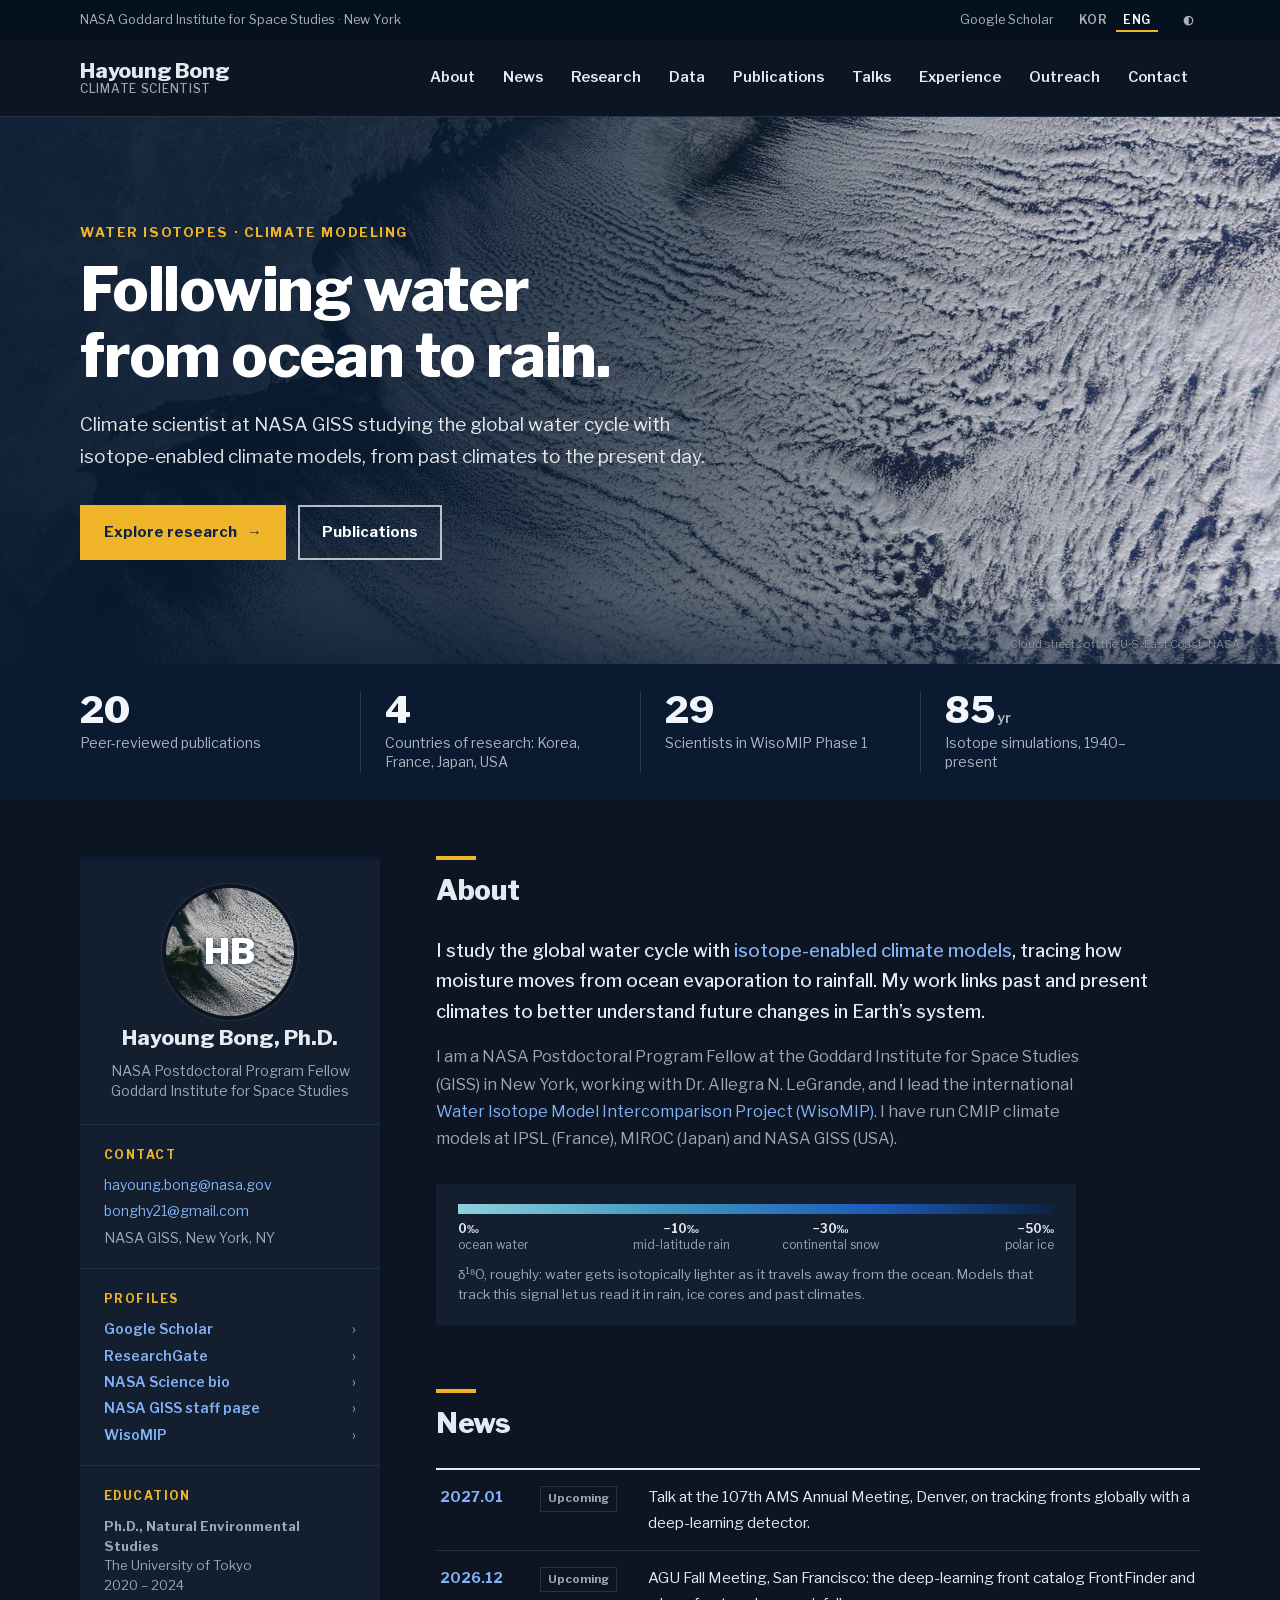
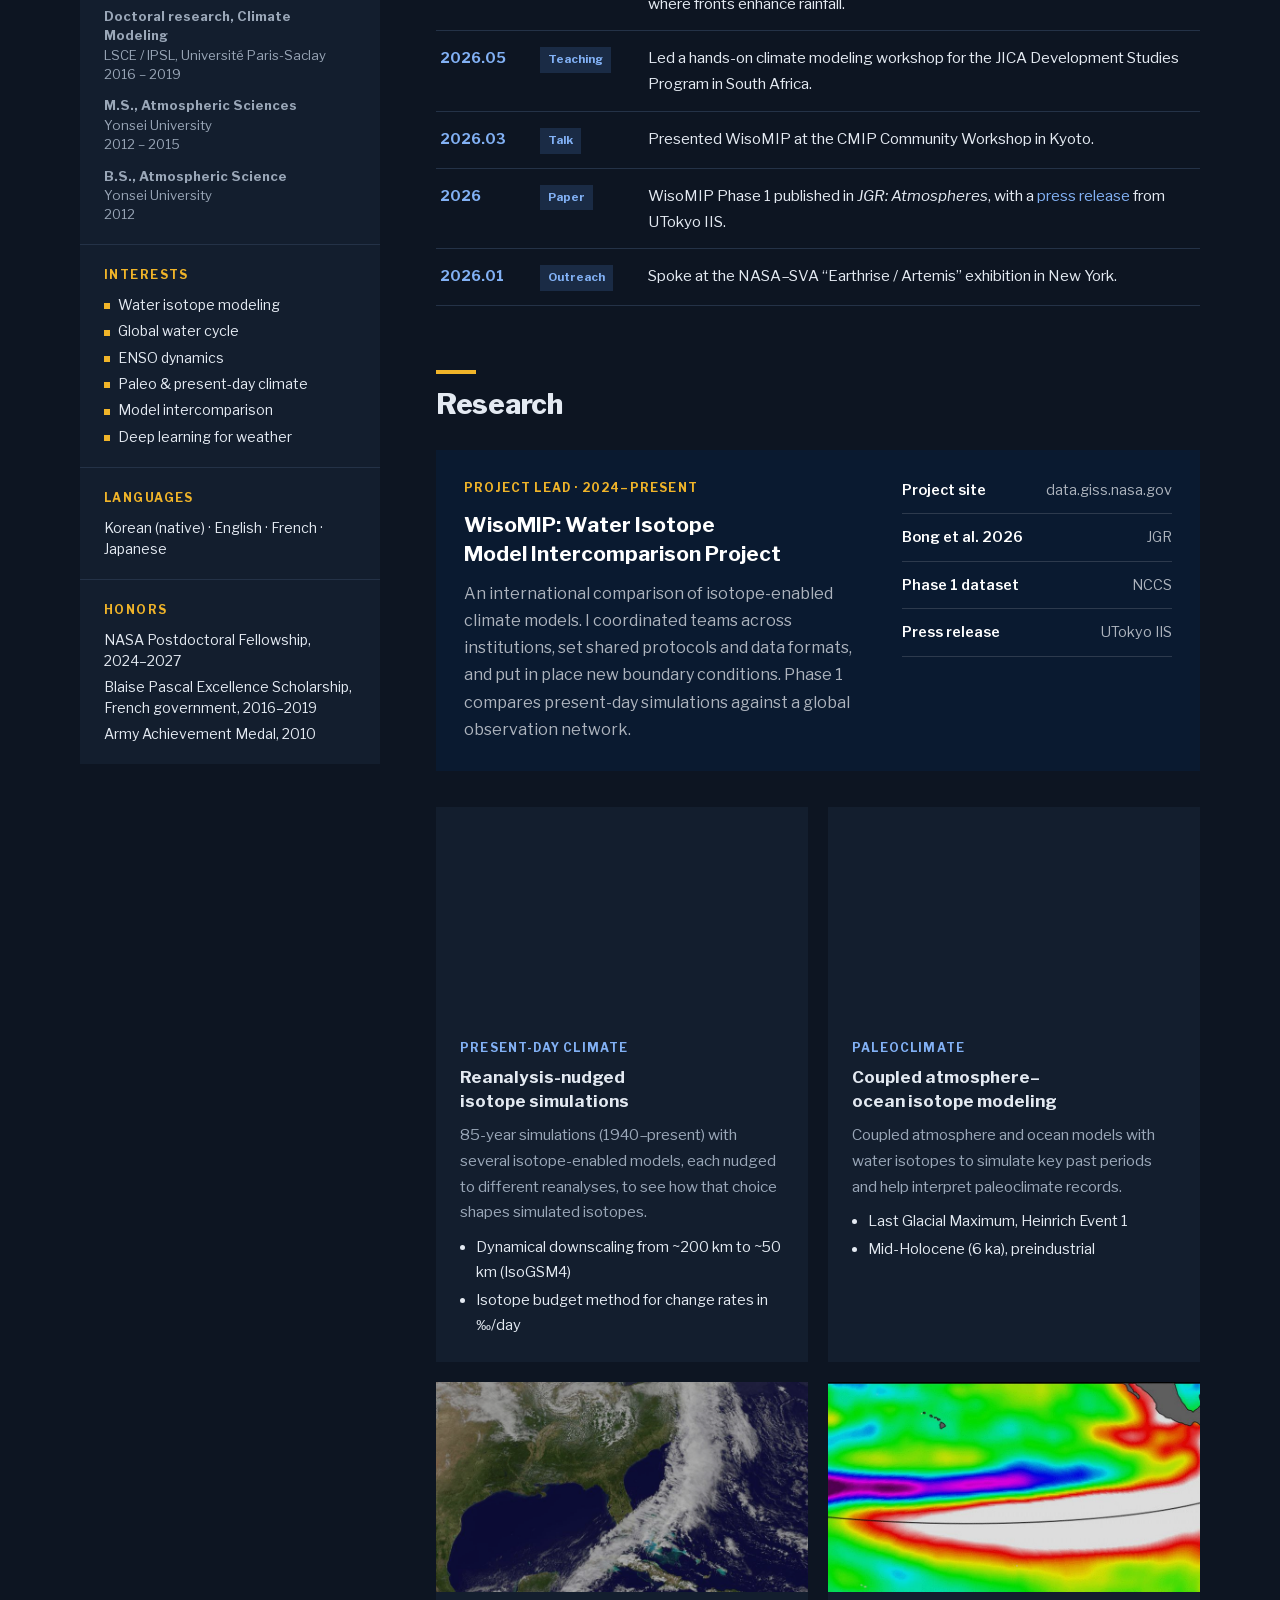
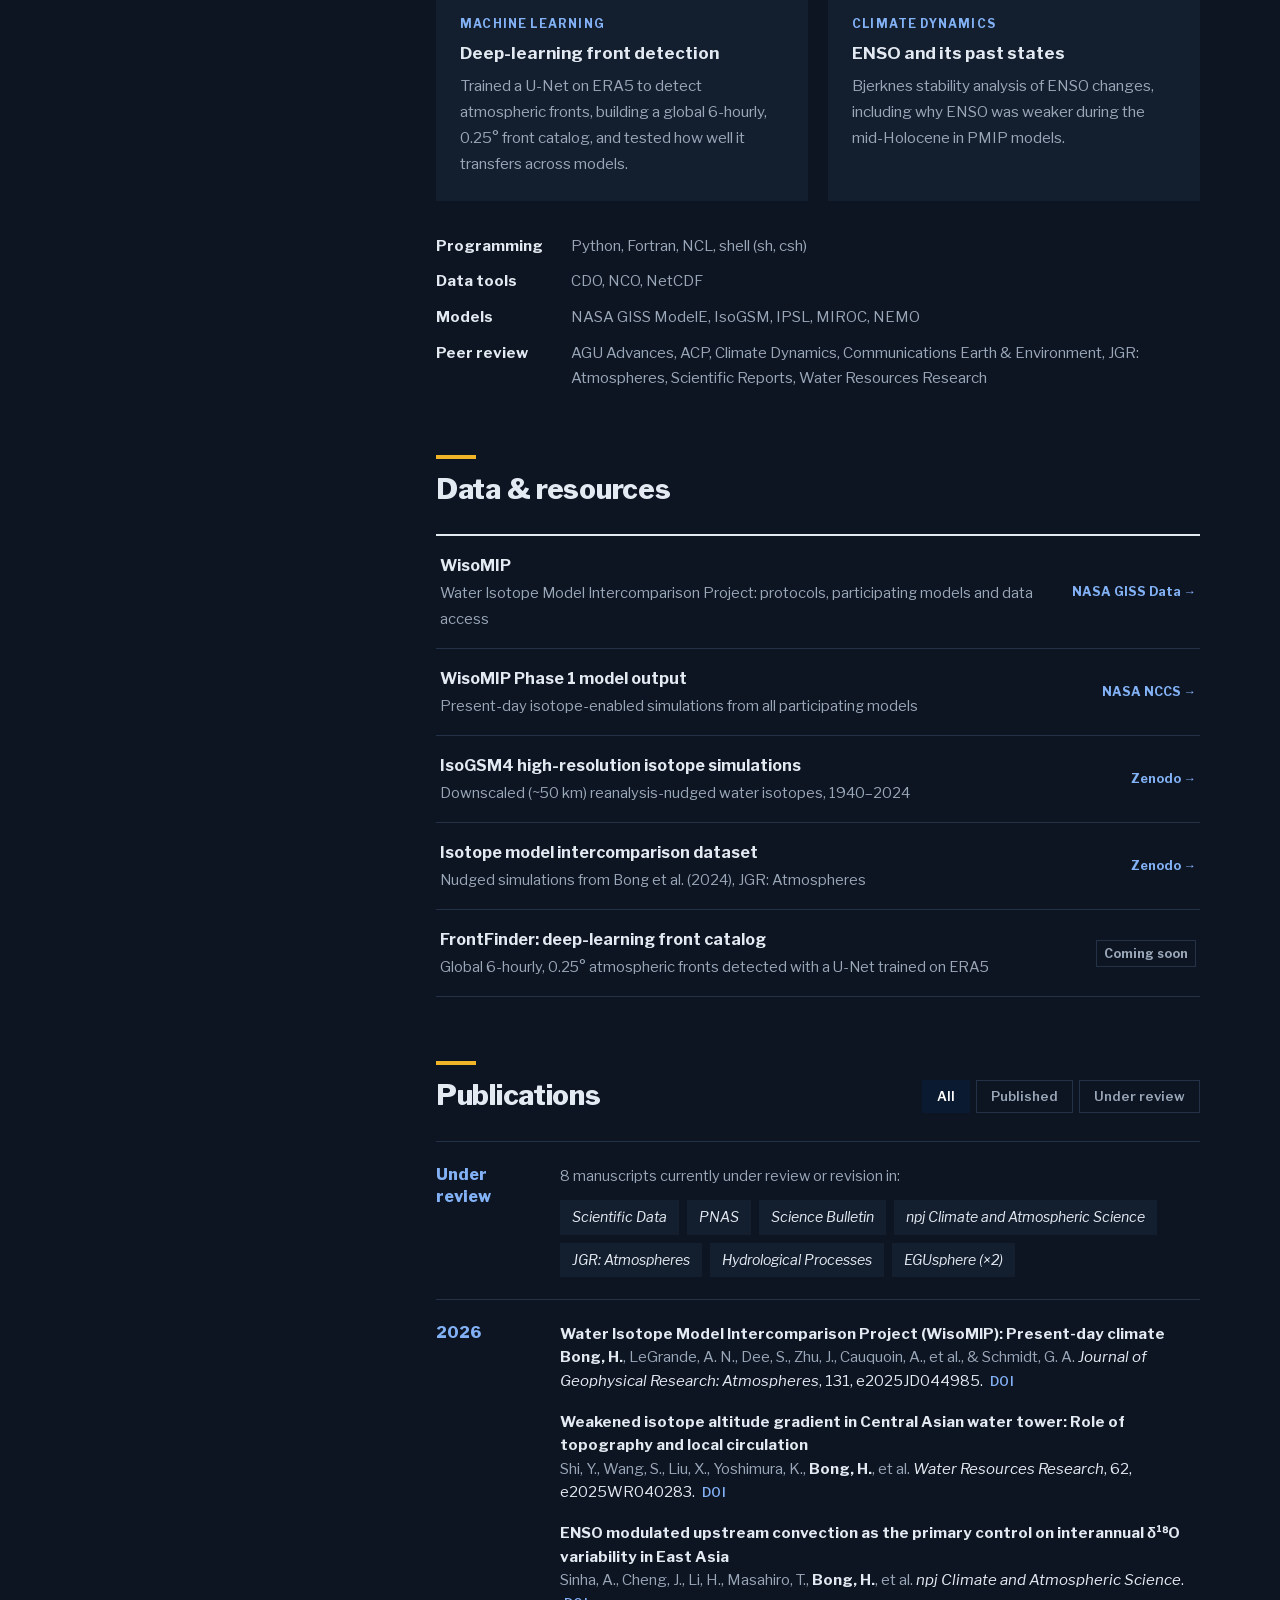
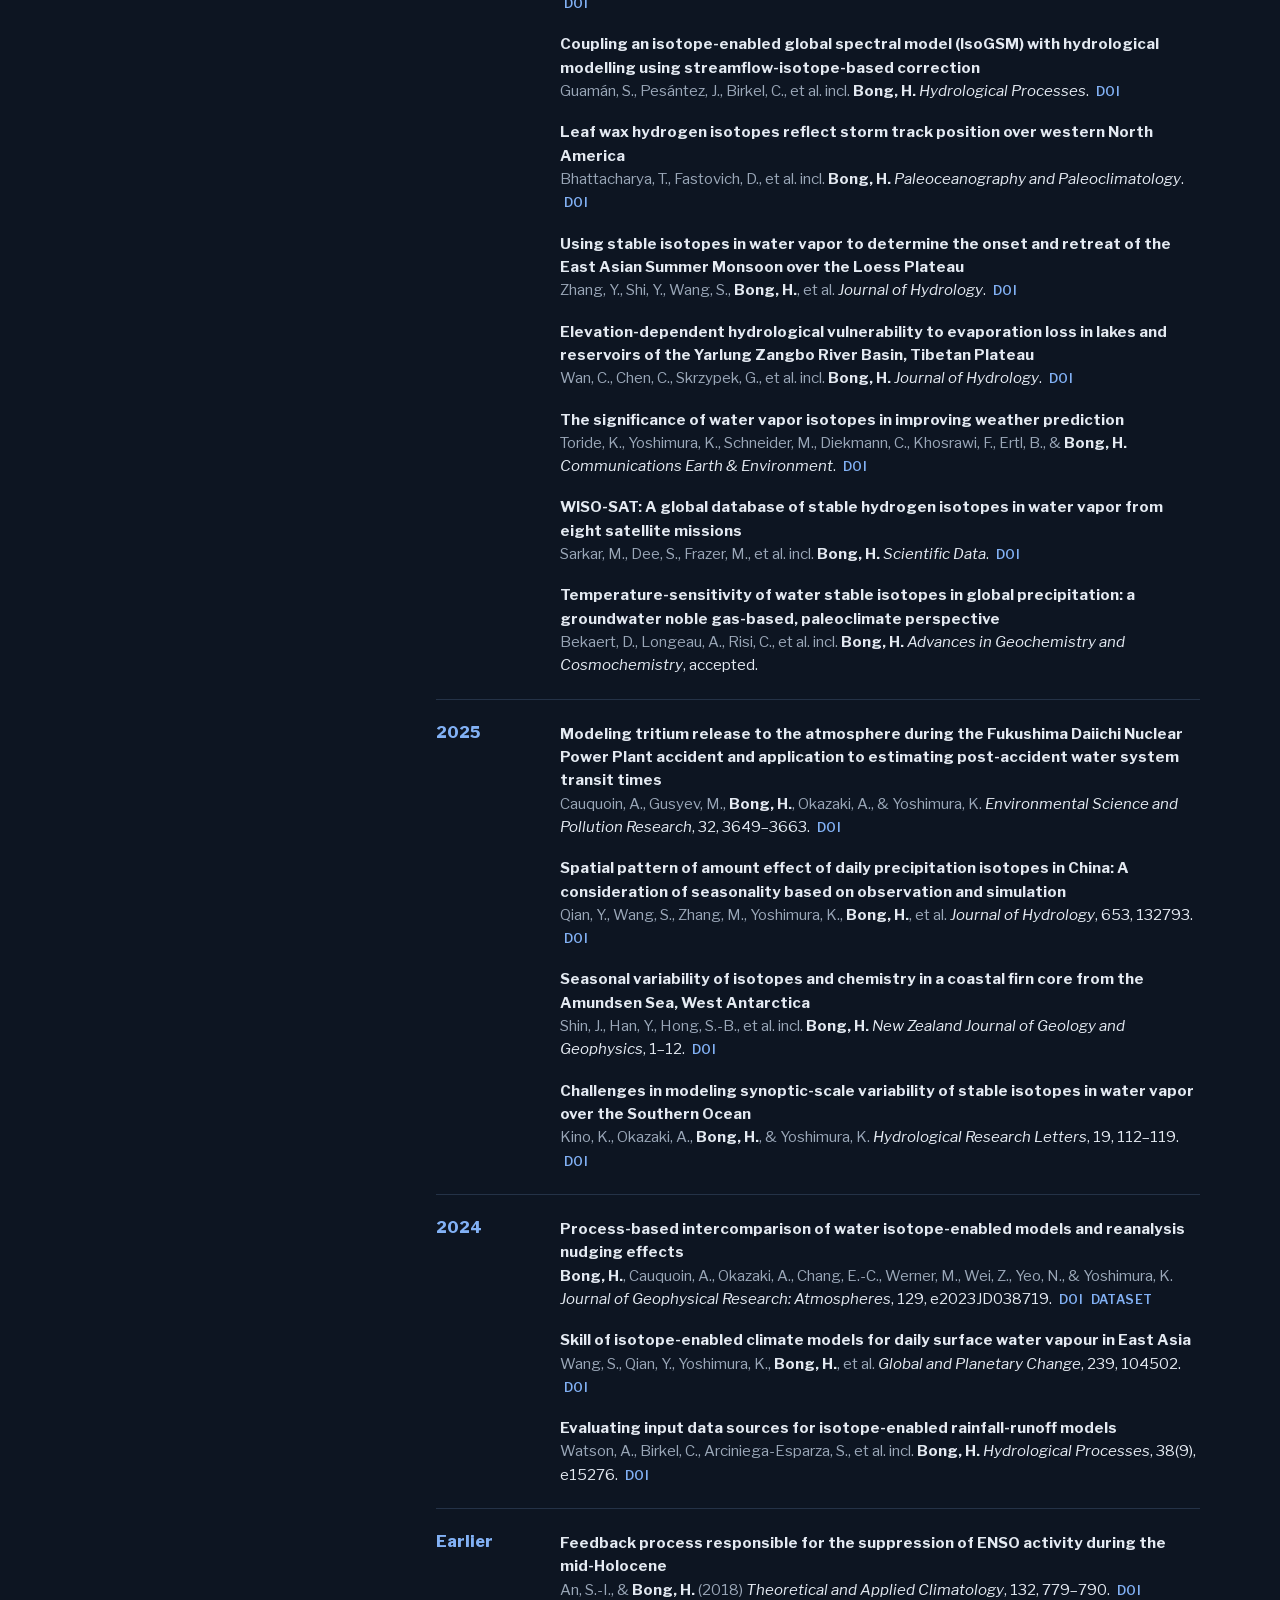
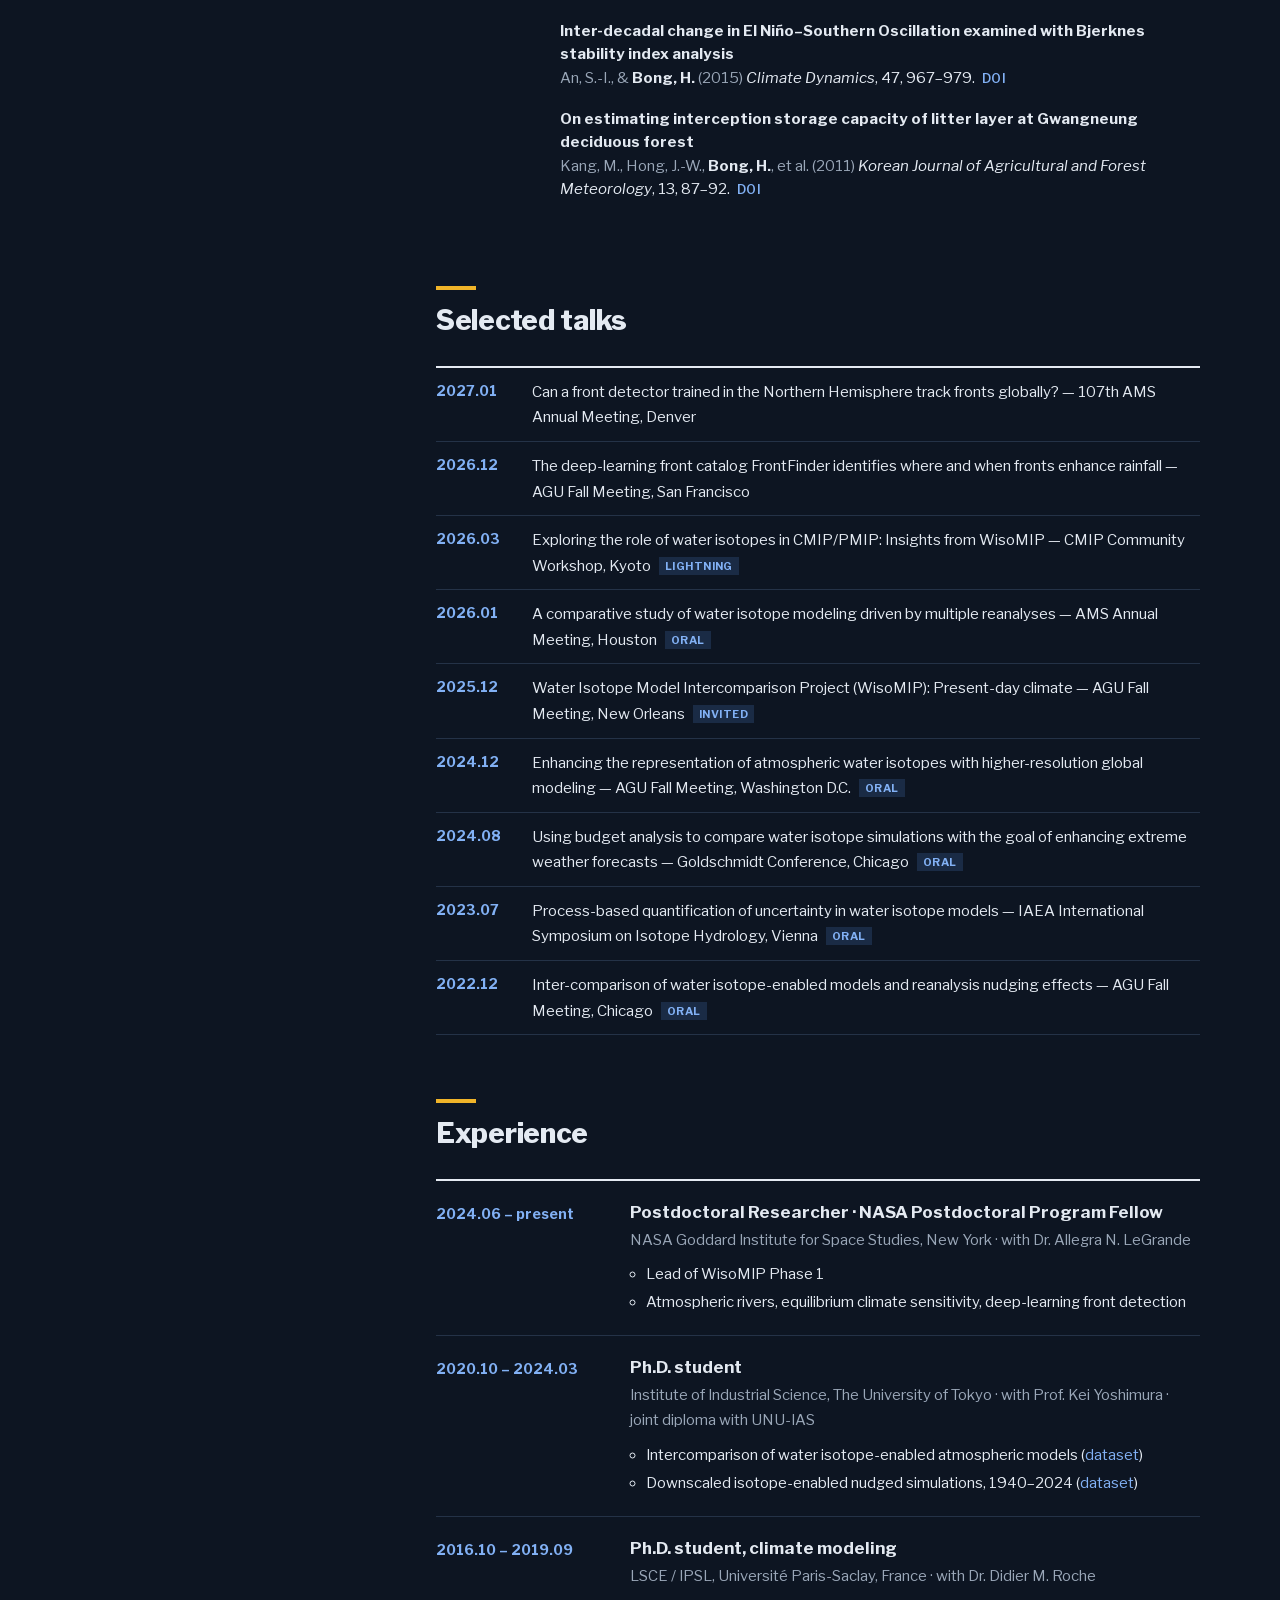
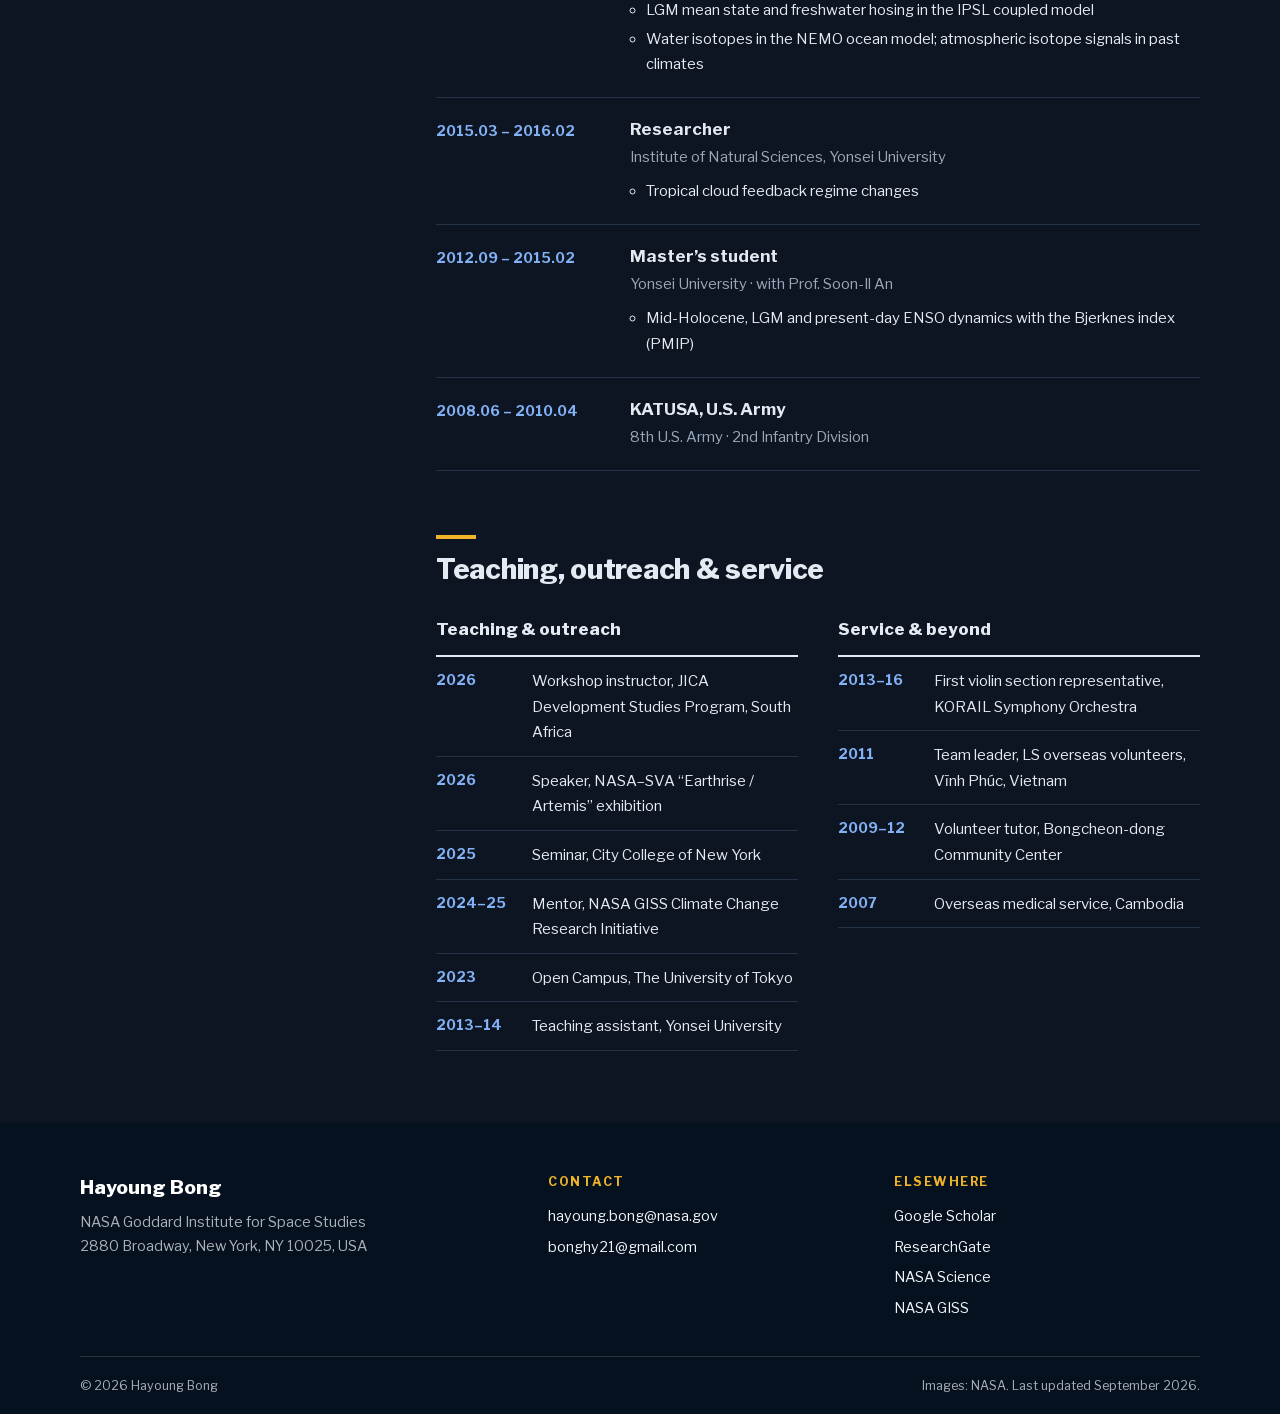
<file: index.html>
<!DOCTYPE html>
<html lang="en" data-lang="en">
<head>
<meta charset="utf-8">
<meta name="viewport" content="width=device-width, initial-scale=1, viewport-fit=cover">
<meta http-equiv="Content-Security-Policy" content="default-src 'none'; script-src 'self'; style-src 'self'; img-src 'self' data:; font-src 'self'; base-uri 'none'; form-action 'none'; object-src 'none'; upgrade-insecure-requests">
<meta name="referrer" content="strict-origin-when-cross-origin">
<title>Hayoung Bong</title>
<meta name="description" content="Hayoung Bong is a climate scientist at NASA GISS studying the global water cycle with isotope-enabled climate models. Lead of the Water Isotope Model Intercomparison Project (WisoMIP).">
<meta name="author" content="Hayoung Bong">
<link rel="canonical" href="https://hayoungbong.github.io/">
<meta name="theme-color" content="#081A31">
<link rel="icon" href="assets/favicon.svg" type="image/svg+xml">
<link rel="apple-touch-icon" href="assets/apple-touch-icon.png">
<meta property="og:type" content="profile">
<meta property="og:site_name" content="Hayoung Bong">
<meta property="og:title" content="Hayoung Bong · Climate Scientist, NASA GISS">
<meta property="og:description" content="Water isotope modeling, WisoMIP, ENSO dynamics, and deep-learning front detection.">
<meta property="og:url" content="https://hayoungbong.github.io/">
<meta property="og:image" content="https://hayoungbong.github.io/assets/og.jpg">
<meta property="og:image:width" content="1200">
<meta property="og:image:height" content="630">
<meta property="og:locale" content="en_US">
<meta property="og:locale:alternate" content="ko_KR">
<meta name="twitter:card" content="summary_large_image">
<link rel="preload" href="assets/fonts/libre-franklin-latin-normal.woff2" as="font" type="font/woff2" crossorigin>
<link rel="stylesheet" href="assets/site.css">
<script src="assets/theme.js"></script>
<script src="assets/site.js" defer></script>
<script type="application/ld+json">{"@context": "https://schema.org", "@type": "Person", "name": "Hayoung Bong", "alternateName": "봉하영", "url": "https://hayoungbong.github.io/", "image": "https://hayoungbong.github.io/assets/og.jpg", "jobTitle": "NASA Postdoctoral Program Fellow", "description": "Climate scientist studying the global water cycle with isotope-enabled climate models.", "worksFor": {"@type": "Organization", "name": "NASA Goddard Institute for Space Studies", "url": "https://www.giss.nasa.gov/"}, "alumniOf": [{"@type": "CollegeOrUniversity", "name": "The University of Tokyo"}, {"@type": "CollegeOrUniversity", "name": "Université Paris-Saclay"}, {"@type": "CollegeOrUniversity", "name": "Yonsei University"}], "knowsAbout": ["Water isotope modeling", "Climate modeling", "ENSO", "Paleoclimate", "Model intercomparison", "Deep learning"], "knowsLanguage": ["ko", "en", "fr", "ja"], "email": "mailto:hayoung.bong@nasa.gov", "sameAs": ["https://scholar.google.com/citations?user=DOV5vZwAAAAJ", "https://www.researchgate.net/profile/Hayoung-Bong", "https://science.gsfc.nasa.gov/sci/bio/hayoung.bong", "https://www.giss.nasa.gov/staff/hbong.html"]}</script>
</head>
<body>
<a class="skip" href="#about">Skip to content</a>

<div class="utility">
  <div class="container">
    <span class="where-txt"><span class="en">NASA Goddard Institute for Space Studies · New York</span><span class="ko">NASA 고다드 우주연구소 · 미국 뉴욕</span></span>
    <div class="utility-links">
      <a href="https://scholar.google.com/citations?user=DOV5vZwAAAAJ&amp;hl=en" target="_blank" rel="noopener">Google Scholar</a>
      <div class="lang" role="group" aria-label="Language">
        <button type="button" id="lang-ko" data-lang="ko" aria-pressed="false">KOR</button>
        <button type="button" id="lang-en" data-lang="en" aria-pressed="true">ENG</button>
      </div>
      <button class="theme-btn" type="button" id="theme-toggle" aria-label="Switch light or dark" title="Light by day, dark after sunset — click to switch">◐</button>
    </div>
  </div>
</div>

<header class="site-header">
  <div class="container">
    <a class="logo" href="#top"><strong><span class="en">Hayoung Bong</span><span class="ko">봉하영</span></strong><span><span class="en">Climate Scientist</span><span class="ko">기후과학자</span></span></a>
    <nav class="site-nav" aria-label="Main">
      <ul>
        <li><a href="#about"><span class="en">About</span><span class="ko">소개</span></a></li>
        <li><a href="#news"><span class="en">News</span><span class="ko">소식</span></a></li>
        <li><a href="#research"><span class="en">Research</span><span class="ko">연구</span></a></li>
        <li><a href="#data"><span class="en">Data</span><span class="ko">자료</span></a></li>
        <li><a href="#publications"><span class="en">Publications</span><span class="ko">논문</span></a></li>
        <li><a href="#talks"><span class="en">Talks</span><span class="ko">발표</span></a></li>
        <li><a href="#experience"><span class="en">Experience</span><span class="ko">경력</span></a></li>
        <li><a href="#outreach"><span class="en">Outreach</span><span class="ko">교육·활동</span></a></li>
        <li><a href="#contact"><span class="en">Contact</span><span class="ko">연락처</span></a></li>
      </ul>
    </nav>
  </div>
</header>

<div id="top" class="hero">
  <div class="container">
    <p class="hero-kicker"><span class="en">Water isotopes · Climate modeling</span><span class="ko">물 동위원소 · 기후모델링</span></p>
    <h1><span class="en">Following water from ocean to rain.</span><span class="ko">바다에서 비까지,<br>물의 여정을 추적합니다.</span></h1>
    <p class="lead"><span class="en">Climate scientist at NASA GISS studying the global water cycle with isotope-enabled climate models, from past climates to the present day.</span><span class="ko">NASA GISS에서 물 동위원소 기후모델로 과거부터 현재까지의 전 지구 물순환을 연구하는 기후과학자입니다.</span></p>
    <div class="hero-actions">
      <a class="btn btn-primary" href="#research"><span class="en">Explore research</span><span class="ko">연구 보기</span> →</a>
      <a class="btn btn-ghost" href="#publications"><span class="en">Publications</span><span class="ko">논문 목록</span></a>
    </div>
  </div>
  <span class="credit"><span class="en">Cloud streets off the U.S. East Coast · NASA</span><span class="ko">미국 동부 해안의 구름띠 · NASA</span></span>
</div>

<div class="stats">
  <ul class="container">
    <li><strong>20</strong><span><span class="en">Peer-reviewed publications</span><span class="ko">게재 논문</span></span></li>
    <li><strong>4</strong><span><span class="en">Countries of research: Korea, France, Japan, USA</span><span class="ko">연구 수행 국가: 한국·프랑스·일본·미국</span></span></li>
    <li><strong>29</strong><span><span class="en">Scientists in WisoMIP Phase 1</span><span class="ko">WisoMIP 1단계 참여 연구자</span></span></li>
    <li><strong>85<small><span class="en">yr</span><span class="ko">년</span></small></strong><span><span class="en">Isotope simulations, 1940–present</span><span class="ko">동위원소 모의 기간 (1940–현재)</span></span></li>
  </ul>
</div>

<div class="container layout">
  <aside class="profile" aria-label="Profile">
    <div class="profile-head">
      <!-- To use a photo: add assets/photo.jpg and replace the <span>HB</span> below with <img src="assets/photo.jpg" alt="Hayoung Bong"> -->
      <div class="photo" aria-hidden="true"><span>HB</span></div>
      <p class="profile-name"><span class="en">Hayoung Bong, Ph.D.</span><span class="ko">봉하영 박사</span></p>
      <p class="profile-role"><span class="en">NASA Postdoctoral Program Fellow<br>Goddard Institute for Space Studies</span><span class="ko">NASA 박사후연구원 (NPP Fellow)<br>NASA 고다드 우주연구소</span></p>
      <div class="quick-links mobile-only">
        <a href="mailto:hayoung.bong@nasa.gov">Email</a>
        <a href="https://scholar.google.com/citations?user=DOV5vZwAAAAJ&amp;hl=en" target="_blank" rel="noopener">Scholar</a>
        <a href="https://science.gsfc.nasa.gov/sci/bio/hayoung.bong" target="_blank" rel="noopener">NASA</a>
      </div>
    </div>
    <h2 class="sec-title mobile-only side-title"><span class="en">Profile</span><span class="ko">프로필</span></h2>
    <div class="side-blocks">
      <div class="block">
        <h2 class="block-title"><span class="en">Contact</span><span class="ko">연락처</span></h2>
        <ul class="contact-list">
          <li><a href="mailto:hayoung.bong@nasa.gov">hayoung.bong@nasa.gov</a></li>
          <li><a href="mailto:bonghy21@gmail.com">bonghy21@gmail.com</a></li>
          <li class="place"><span class="en">NASA GISS, New York, NY</span><span class="ko">NASA GISS, 미국 뉴욕</span></li>
        </ul>
      </div>

      <div class="block">
        <h2 class="block-title"><span class="en">Profiles</span><span class="ko">프로필 링크</span></h2>
        <ul class="link-list">
          <li><a href="https://scholar.google.com/citations?user=DOV5vZwAAAAJ&amp;hl=en" target="_blank" rel="noopener">Google Scholar</a></li>
          <li><a href="https://www.researchgate.net/profile/Hayoung-Bong" target="_blank" rel="noopener">ResearchGate</a></li>
          <li><a href="https://science.gsfc.nasa.gov/sci/bio/hayoung.bong" target="_blank" rel="noopener"><span class="en">NASA Science bio</span><span class="ko">NASA 연구자 소개</span></span></a></li>
          <li><a href="https://www.giss.nasa.gov/staff/hbong.html" target="_blank" rel="noopener"><span class="en">NASA GISS staff page</span><span class="ko">NASA GISS 직원 페이지</span></a></li>
          <li><a href="https://data.giss.nasa.gov/wisomip/" target="_blank" rel="noopener">WisoMIP</a></li>
        </ul>
      </div>

      <div class="block">
        <h2 class="block-title"><span class="en">Education</span><span class="ko">학력</span></h2>
        <div class="edu">
          <div><strong><span class="en">Ph.D., Natural Environmental Studies</span><span class="ko">자연환경학 박사</span></strong><span><span class="en">The University of Tokyo</span><span class="ko">도쿄대학교</span></span><time>2020 – 2024</time></div>
          <div><strong><span class="en">Doctoral research, Climate Modeling</span><span class="ko">기후모델링 박사과정</span></strong><span><span class="en">LSCE / IPSL, Université Paris-Saclay</span><span class="ko">파리-사클레 대학교 LSCE / IPSL</span></span><time>2016 – 2019</time></div>
          <div><strong><span class="en">M.S., Atmospheric Sciences</span><span class="ko">대기과학 석사</span></strong><span><span class="en">Yonsei University</span><span class="ko">연세대학교</span></span><time>2012 – 2015</time></div>
          <div><strong><span class="en">B.S., Atmospheric Science</span><span class="ko">대기과학 학사</span></strong><span><span class="en">Yonsei University</span><span class="ko">연세대학교</span></span><time>2012</time></div>
        </div>
      </div>

      <div class="block">
        <h2 class="block-title"><span class="en">Interests</span><span class="ko">관심 분야</span></h2>
        <ul class="interest-list">
          <li><span class="en">Water isotope modeling</span><span class="ko">물 동위원소 모델링</span></li>
          <li><span class="en">Global water cycle</span><span class="ko">전 지구 물순환</span></li>
          <li><span class="en">ENSO dynamics</span><span class="ko">ENSO 역학</span></li>
          <li><span class="en">Paleo &amp; present-day climate</span><span class="ko">고기후 · 현재 기후</span></li>
          <li><span class="en">Model intercomparison</span><span class="ko">모델 상호비교</span></li>
          <li><span class="en">Deep learning for weather</span><span class="ko">기상 딥러닝</span></li>
        </ul>
      </div>

      <div class="block">
        <h2 class="block-title"><span class="en">Languages</span><span class="ko">언어</span></h2>
        <ul>
          <li><span class="en">Korean (native) · English · French · Japanese</span><span class="ko">한국어(모국어) · 영어 · 프랑스어 · 일본어</span></li>
        </ul>
      </div>

      <div class="block">
        <h2 class="block-title"><span class="en">Honors</span><span class="ko">수상 · 장학</span></h2>
        <ul>
          <li><span class="en">NASA Postdoctoral Fellowship, 2024–2027</span><span class="ko">NASA 박사후 펠로우십 (2024–2027)</span></li>
          <li><span class="en">Blaise Pascal Excellence Scholarship, French government, 2016–2019</span><span class="ko">프랑스 정부 Blaise Pascal 우수 장학금 (2016–2019)</span></li>
          <li><span class="en">Army Achievement Medal, 2010</span><span class="ko">미 육군 Army Achievement Medal (2010)</span></li>
        </ul>
      </div>
    </div>
  </aside>

    <main>
      <!-- ABOUT -->
      <section id="about">
        <h2 class="sec-title"><span class="en">About</span><span class="ko">소개</span></h2>
        <p class="lede">
          <span class="en">I study the global water cycle with <em>isotope-enabled climate models</em>, tracing how moisture moves from ocean evaporation to rainfall. My work links past and present climates to better understand future changes in Earth’s system.</span>
          <span class="ko"><em>물 동위원소 기후모델</em>로 전 지구 물순환을 연구합니다. 바다에서 증발한 수증기가 비가 되어 내리기까지의 경로를 추적하고, 과거와 현재의 기후를 연결해 앞으로의 지구 시스템 변화를 이해하고자 합니다.</span>
        </p>
        <div class="prose">
          <p><span class="en">I am a NASA Postdoctoral Program Fellow at the Goddard Institute for Space Studies (GISS) in New York, working with Dr. Allegra N. LeGrande, and I lead the international <a href="https://data.giss.nasa.gov/wisomip/" target="_blank" rel="noopener">Water Isotope Model Intercomparison Project (WisoMIP)</a>. I have run CMIP climate models at IPSL (France), MIROC (Japan) and NASA GISS (USA).</span><span class="ko">현재 미국 뉴욕 NASA 고다드 우주연구소(GISS)에서 Allegra N. LeGrande 박사와 함께 NASA 박사후연구원으로 일하고 있으며, 국제 <a href="https://data.giss.nasa.gov/wisomip/" target="_blank" rel="noopener">물 동위원소 모델 상호비교 프로젝트(WisoMIP)</a>를 이끌고 있습니다. 프랑스 IPSL, 일본 MIROC, 미국 NASA GISS의 CMIP 기후모델을 직접 운용해 왔습니다.</span></p>
        </div>

        <div class="iso" role="img" aria-label="Illustrative scale of oxygen-18 depletion in water, from about 0 per mil in ocean water to about minus 50 per mil in polar ice.">
          <div class="iso-bar"></div>
          <div class="iso-scale">
            <span><b>0‰</b><span class="en">ocean water</span><span class="ko">해수</span></span>
            <span><b>−10‰</b><span class="en">mid-latitude rain</span><span class="ko">중위도 강수</span></span>
            <span><b>−30‰</b><span class="en">continental snow</span><span class="ko">내륙 강설</span></span>
            <span><b>−50‰</b><span class="en">polar ice</span><span class="ko">극지 빙하</span></span>
          </div>
          <p class="iso-cap"><span class="en">δ¹⁸O, roughly: water gets isotopically lighter as it travels away from the ocean. Models that track this signal let us read it in rain, ice cores and past climates.</span><span class="ko">δ¹⁸O 대략값: 물은 바다에서 멀어질수록 동위원소적으로 가벼워집니다. 이 신호를 추적하는 모델로 강수, 빙하 코어, 과거 기후를 해석합니다.</span></p>
        </div>

</section>

      <!-- NEWS -->
      <section id="news">
        <h2 class="sec-title"><span class="en">News</span><span class="ko">최근 소식</span></h2>
        <ul class="news">
          <li><time datetime="2027-01">2027.01</time><span class="badge muted"><span class="en">Upcoming</span><span class="ko">예정</span></span>
            <p><span class="en">Talk at the 107th AMS Annual Meeting, Denver, on tracking fronts globally with a deep-learning detector.</span><span class="ko">제107회 미국기상학회(AMS) 연례회의 발표 (덴버): 딥러닝 전선 탐지의 전 지구 적용</span></p></li>
          <li><time datetime="2026-12">2026.12</time><span class="badge muted"><span class="en">Upcoming</span><span class="ko">예정</span></span>
            <p><span class="en">AGU Fall Meeting, San Francisco: the deep-learning front catalog FrontFinder and where fronts enhance rainfall.</span><span class="ko">AGU 가을 학회 발표 (샌프란시스코): 딥러닝 전선 카탈로그 FrontFinder로 본 전선과 강수</span></p></li>
          <li><time datetime="2026-05">2026.05</time><span class="badge"><span class="en">Teaching</span><span class="ko">교육</span></span>
            <p><span class="en">Led a hands-on climate modeling workshop for the JICA Development Studies Program in South Africa.</span><span class="ko">남아프리카공화국 JICA 개발연구 프로그램에서 기후모델링 실습 워크숍 진행</span></p></li>
          <li><time datetime="2026-03">2026.03</time><span class="badge"><span class="en">Talk</span><span class="ko">발표</span></span>
            <p><span class="en">Presented WisoMIP at the CMIP Community Workshop in Kyoto.</span><span class="ko">교토 CMIP 커뮤니티 워크숍에서 WisoMIP 발표</span></p></li>
          <li><time datetime="2026">2026</time><span class="badge"><span class="en">Paper</span><span class="ko">논문</span></span>
            <p><span class="en">WisoMIP Phase 1 published in <i>JGR: Atmospheres</i>, with a <a href="https://www.iis.u-tokyo.ac.jp/en/news/4990/" target="_blank" rel="noopener">press release</a> from UTokyo IIS.</span><span class="ko">WisoMIP 1단계 논문 <i>JGR: Atmospheres</i> 게재, 도쿄대 생산기술연구소 <a href="https://www.iis.u-tokyo.ac.jp/ja/news/4990/" target="_blank" rel="noopener">보도자료</a> 발표</span></p></li>
          <li><time datetime="2026-01">2026.01</time><span class="badge"><span class="en">Outreach</span><span class="ko">대중강연</span></span>
            <p><span class="en">Spoke at the NASA–SVA “Earthrise / Artemis” exhibition in New York.</span><span class="ko">뉴욕 NASA–SVA “Earthrise / Artemis” 전시 행사 강연</span></p></li>
        </ul>
      </section>

      <!-- RESEARCH -->
      <section id="research">
        <h2 class="sec-title"><span class="en">Research</span><span class="ko">연구 분야</span></h2>

        <article class="feature">
          <div class="feature-text">
            <span class="kicker"><span class="en">Project lead · 2024–present</span><span class="ko">책임연구자 · 2024–현재</span></span>
            <h3><span class="en">WisoMIP: Water Isotope Model Intercomparison Project</span><span class="ko">WisoMIP: 물 동위원소 모델 상호비교 프로젝트</span></h3>
            <p><span class="en">An international comparison of isotope-enabled climate models. I coordinated teams across institutions, set shared protocols and data formats, and put in place new boundary conditions. Phase 1 compares present-day simulations against a global observation network.</span><span class="ko">동위원소 기후모델을 비교하는 국제 공동 프로젝트입니다. 여러 기관의 연구팀을 조율하고, 공통 실험 규약과 자료 형식을 정하고, 새로운 경계조건을 적용했습니다. 1단계에서는 현재 기후 모의 결과를 전 지구 관측망과 비교합니다.</span></p>
          </div>
          <div class="links">
            <a href="https://data.giss.nasa.gov/wisomip/" target="_blank" rel="noopener"><span><span class="en">Project site</span><span class="ko">프로젝트 사이트</span></span><span>data.giss.nasa.gov</span></a>
            <a href="https://doi.org/10.1029/2025JD044985" target="_blank" rel="noopener"><span>Bong et al. 2026</span><span>JGR</span></a>
            <a href="https://portal.nccs.nasa.gov/datashare/giss-publish/pub/paleoclimate/wisomip/" target="_blank" rel="noopener"><span><span class="en">Phase 1 dataset</span><span class="ko">1단계 자료</span></span><span>NCCS</span></a>
            <a href="https://www.iis.u-tokyo.ac.jp/en/news/4990/" target="_blank" rel="noopener"><span><span class="en">Press release</span><span class="ko">보도자료</span></span><span>UTokyo IIS</span></a>
          </div>
        </article>

        <div class="research-grid">
          <div class="research-item">
            <img class="r-img" src="assets/r-present.jpg" alt="NASA AIRS view of atmospheric river storms reaching California" loading="lazy" decoding="async" width="800" height="450">
            <span class="kicker"><span class="en">Present-day climate</span><span class="ko">현재 기후</span></span>
            <h3><span class="en">Reanalysis-nudged isotope simulations</span><span class="ko">재분석 너징 동위원소 모의</span></h3>
            <p><span class="en">85-year simulations (1940–present) with several isotope-enabled models, each nudged to different reanalyses, to see how that choice shapes simulated isotopes.</span><span class="ko">여러 동위원소 모델을 서로 다른 재분석 자료로 너징해 85년(1940–현재) 모의를 수행하고, 재분석 선택이 동위원소 모의에 주는 영향을 분석합니다.</span></p>
            <ul>
              <li><span class="en">Dynamical downscaling from ~200 km to ~50 km (IsoGSM4)</span><span class="ko">약 200 km → 50 km 역학적 상세화 (IsoGSM4)</span></li>
              <li><span class="en">Isotope budget method for change rates in ‰/day</span><span class="ko">동위원소 수지 기반 변화율(‰/일) 산정 방법 개발</span></li>
            </ul>
          </div>
          <div class="research-item">
            <img class="r-img" src="assets/r-paleo.jpg" alt="Meltwater ponds on the Greenland ice sheet" loading="lazy" decoding="async" width="800" height="450">
            <span class="kicker"><span class="en">Paleoclimate</span><span class="ko">고기후</span></span>
            <h3><span class="en">Coupled atmosphere–ocean isotope modeling</span><span class="ko">대기–해양 결합 동위원소 모델링</span></h3>
            <p><span class="en">Coupled atmosphere and ocean models with water isotopes to simulate key past periods and help interpret paleoclimate records.</span><span class="ko">물 동위원소를 포함한 대기–해양 결합 모델로 주요 과거 기후를 모의하고 고기후 기록 해석을 돕습니다.</span></p>
            <ul>
              <li><span class="en">Last Glacial Maximum, Heinrich Event 1</span><span class="ko">마지막 최대 빙하기(LGM), 하인리히 이벤트 1</span></li>
              <li><span class="en">Mid-Holocene (6 ka), preindustrial</span><span class="ko">홀로세 중기(6천 년 전), 산업화 이전</span></li>
            </ul>
          </div>
          <div class="research-item">
            <img class="r-img" src="assets/r-fronts.jpg" alt="Satellite view of a cold front along the U.S. East Coast" loading="lazy" decoding="async" width="800" height="450">
            <span class="kicker"><span class="en">Machine learning</span><span class="ko">머신러닝</span></span>
            <h3><span class="en">Deep-learning front detection</span><span class="ko">딥러닝 기반 전선 탐지</span></h3>
            <p><span class="en">Trained a U-Net on ERA5 to detect atmospheric fronts, building a global 6-hourly, 0.25° front catalog, and tested how well it transfers across models.</span><span class="ko">ERA5로 U-Net 전선 탐지 모델을 학습해 전 지구 6시간·0.25° 해상도 전선 카탈로그를 구축하고, 다른 모델로의 전이 성능을 검증했습니다.</span></p>
          </div>
          <div class="research-item">
            <img class="r-img" src="assets/r-enso.jpg" alt="Sea level anomaly in the Pacific during the 1997 El Niño" loading="lazy" decoding="async" width="800" height="450">
            <span class="kicker"><span class="en">Climate dynamics</span><span class="ko">기후 역학</span></span>
            <h3><span class="en">ENSO and its past states</span><span class="ko">ENSO와 과거 기후</span></h3>
            <p><span class="en">Bjerknes stability analysis of ENSO changes, including why ENSO was weaker during the mid-Holocene in PMIP models.</span><span class="ko">Bjerknes 안정도 지수로 ENSO 변화를 분석하고, PMIP 모델에서 홀로세 중기 ENSO가 약했던 원인을 밝혔습니다.</span></p>
          </div>
        </div>

        <dl class="skills">
          <dt><span class="en">Programming</span><span class="ko">프로그래밍</span></dt><dd>Python, Fortran, NCL, shell (sh, csh)</dd>
          <dt><span class="en">Data tools</span><span class="ko">자료 처리</span></dt><dd>CDO, NCO, NetCDF</dd>
          <dt><span class="en">Models</span><span class="ko">모델</span></dt><dd>NASA GISS ModelE, IsoGSM, IPSL, MIROC, NEMO</dd>
          <dt><span class="en">Peer review</span><span class="ko">논문 심사</span></dt><dd>AGU Advances, ACP, Climate Dynamics, Communications Earth &amp; Environment, JGR: Atmospheres, Scientific Reports, Water Resources Research</dd>
        </dl>
      </section>

      <!-- DATA -->
      <section id="data">
        <h2 class="sec-title"><span class="en">Data &amp; resources</span><span class="ko">자료 및 데이터</span></h2>
        <ul class="data-list">
          <li><a href="https://data.giss.nasa.gov/wisomip/" target="_blank" rel="noopener">
            <span class="d-main"><strong>WisoMIP</strong><span><span class="en">Water Isotope Model Intercomparison Project: protocols, participating models and data access</span><span class="ko">물 동위원소 모델 상호비교 프로젝트: 실험 규약, 참여 모델, 자료 안내</span></span></span>
            <span class="d-src">NASA GISS Data</span></a></li>
          <li><a href="https://portal.nccs.nasa.gov/datashare/giss-publish/pub/paleoclimate/wisomip/" target="_blank" rel="noopener">
            <span class="d-main"><strong><span class="en">WisoMIP Phase 1 model output</span><span class="ko">WisoMIP 1단계 모델 자료</span></strong><span><span class="en">Present-day isotope-enabled simulations from all participating models</span><span class="ko">참여 모델 전체의 현재 기후 동위원소 모의 결과</span></span></span>
            <span class="d-src">NASA NCCS</span></a></li>
          <li><a href="https://doi.org/10.5281/zenodo.14681370" target="_blank" rel="noopener">
            <span class="d-main"><strong><span class="en">IsoGSM4 high-resolution isotope simulations</span><span class="ko">IsoGSM4 고해상도 동위원소 모의 자료</span></strong><span><span class="en">Downscaled (~50 km) reanalysis-nudged water isotopes, 1940–2024</span><span class="ko">약 50 km 상세화 재분석 너징 물 동위원소, 1940–2024</span></span></span>
            <span class="d-src">Zenodo</span></a></li>
          <li><a href="https://doi.org/10.5281/zenodo.10624474" target="_blank" rel="noopener">
            <span class="d-main"><strong><span class="en">Isotope model intercomparison dataset</span><span class="ko">동위원소 모델 상호비교 자료</span></strong><span><span class="en">Nudged simulations from Bong et al. (2024), JGR: Atmospheres</span><span class="ko">Bong et al. (2024) JGR: Atmospheres 너징 모의 자료</span></span></span>
            <span class="d-src">Zenodo</span></a></li>
          <li class="soon"><div>
            <span class="d-main"><strong><span class="en">FrontFinder: deep-learning front catalog</span><span class="ko">FrontFinder: 딥러닝 전선 카탈로그</span></strong><span><span class="en">Global 6-hourly, 0.25° atmospheric fronts detected with a U-Net trained on ERA5</span><span class="ko">ERA5로 학습한 U-Net으로 탐지한 전 지구 6시간·0.25° 대기 전선</span></span></span>
            <span class="d-src"><span class="en">Coming soon</span><span class="ko">공개 예정</span></span></div></li>
        </ul>
      </section>

      <!-- PUBLICATIONS -->
      <section id="publications">
        <div class="sec-head">
          <h2 class="sec-title"><span class="en">Publications</span><span class="ko">논문</span></h2>
          <div class="pub-tools" role="group" aria-label="Filter publications">
            <button class="chip" type="button" id="f-all" data-filter="all" aria-pressed="true"><span class="en">All</span><span class="ko">전체</span></button>
            <button class="chip" type="button" id="f-pub" data-filter="published" aria-pressed="false"><span class="en">Published</span><span class="ko">게재</span></button>
            <button class="chip" type="button" id="f-rev" data-filter="review" aria-pressed="false"><span class="en">Under review</span><span class="ko">심사 중</span></button>
          </div>
        </div>

        <div class="pub-year" data-status="review">
          <h3><span class="en">Under review</span><span class="ko">심사 중</span></h3>
          <div>
            <p class="review-note"><span class="en">8 manuscripts currently under review or revision in:</span><span class="ko">현재 심사 또는 수정 중인 논문 8편 (투고 저널):</span></p>
            <ul class="pub-list review-list">
              <li class="pub first">Scientific Data</li>
              <li class="pub">PNAS</li>
              <li class="pub">Science Bulletin</li>
              <li class="pub">npj Climate and Atmospheric Science</li>
              <li class="pub">JGR: Atmospheres</li>
              <li class="pub">Hydrological Processes</li>
              <li class="pub">EGUsphere (×2)</li>
            </ul>
          </div>
        </div>

        <div class="pub-year" data-status="published">
        <h3>2026</h3>
        <ul class="pub-list">
          <li class="pub first"><span class="t">Water Isotope Model Intercomparison Project (WisoMIP): Present-day climate</span> <span class="a"><b>Bong, H.</b>, LeGrande, A. N., Dee, S., Zhu, J., Cauquoin, A., et al., &amp; Schmidt, G. A.</span> <span class="j">Journal of Geophysical Research: Atmospheres</span>, 131, e2025JD044985. <a class="doi" href="https://doi.org/10.1029/2025JD044985" target="_blank" rel="noopener">doi</a></li>
          <li class="pub"><span class="t">Weakened isotope altitude gradient in Central Asian water tower: Role of topography and local circulation</span> <span class="a">Shi, Y., Wang, S., Liu, X., Yoshimura, K., <b>Bong, H.</b>, et al.</span> <span class="j">Water Resources Research</span>, 62, e2025WR040283. <a class="doi" href="https://doi.org/10.1029/2025WR040283" target="_blank" rel="noopener">doi</a></li>
          <li class="pub"><span class="t">ENSO modulated upstream convection as the primary control on interannual δ¹⁸O variability in East Asia</span> <span class="a">Sinha, A., Cheng, J., Li, H., Masahiro, T., <b>Bong, H.</b>, et al.</span> <span class="j">npj Climate and Atmospheric Science</span>. <a class="doi" href="https://doi.org/10.1038/s41612-026-01333-8" target="_blank" rel="noopener">doi</a></li>
          <li class="pub"><span class="t">Coupling an isotope-enabled global spectral model (IsoGSM) with hydrological modelling using streamflow-isotope-based correction</span> <span class="a">Guamán, S., Pesántez, J., Birkel, C., et al. incl. <b>Bong, H.</b></span> <span class="j">Hydrological Processes</span>. <a class="doi" href="https://doi.org/10.1002/hyp.70478" target="_blank" rel="noopener">doi</a></li>
          <li class="pub"><span class="t">Leaf wax hydrogen isotopes reflect storm track position over western North America</span> <span class="a">Bhattacharya, T., Fastovich, D., et al. incl. <b>Bong, H.</b></span> <span class="j">Paleoceanography and Paleoclimatology</span>. <a class="doi" href="https://doi.org/10.1029/2025PA005342" target="_blank" rel="noopener">doi</a></li>
          <li class="pub"><span class="t">Using stable isotopes in water vapor to determine the onset and retreat of the East Asian Summer Monsoon over the Loess Plateau</span> <span class="a">Zhang, Y., Shi, Y., Wang, S., <b>Bong, H.</b>, et al.</span> <span class="j">Journal of Hydrology</span>. <a class="doi" href="https://doi.org/10.1016/j.jhydrol.2026.135829" target="_blank" rel="noopener">doi</a></li>
          <li class="pub"><span class="t">Elevation-dependent hydrological vulnerability to evaporation loss in lakes and reservoirs of the Yarlung Zangbo River Basin, Tibetan Plateau</span> <span class="a">Wan, C., Chen, C., Skrzypek, G., et al. incl. <b>Bong, H.</b></span> <span class="j">Journal of Hydrology</span>. <a class="doi" href="https://doi.org/10.1016/j.jhydrol.2026.136253" target="_blank" rel="noopener">doi</a></li>
          <li class="pub"><span class="t">The significance of water vapor isotopes in improving weather prediction</span> <span class="a">Toride, K., Yoshimura, K., Schneider, M., Diekmann, C., Khosrawi, F., Ertl, B., &amp; <b>Bong, H.</b></span> <span class="j">Communications Earth &amp; Environment</span>. <a class="doi" href="https://doi.org/10.1038/s43247-026-03917-x" target="_blank" rel="noopener">doi</a></li>
          <li class="pub"><span class="t">WISO-SAT: A global database of stable hydrogen isotopes in water vapor from eight satellite missions</span> <span class="a">Sarkar, M., Dee, S., Frazer, M., et al. incl. <b>Bong, H.</b></span> <span class="j">Scientific Data</span>. <a class="doi" href="https://doi.org/10.1038/s41597-026-08218-8" target="_blank" rel="noopener">doi</a></li>
          <li class="pub"><span class="t">Temperature-sensitivity of water stable isotopes in global precipitation: a groundwater noble gas-based, paleoclimate perspective</span> <span class="a">Bekaert, D., Longeau, A., Risi, C., et al. incl. <b>Bong, H.</b></span> <span class="j">Advances in Geochemistry and Cosmochemistry</span>, accepted.</li>
        </ul>
      </div>

      <div class="pub-year" data-status="published">
        <h3>2025</h3>
        <ul class="pub-list">
          <li class="pub"><span class="t">Modeling tritium release to the atmosphere during the Fukushima Daiichi Nuclear Power Plant accident and application to estimating post-accident water system transit times</span> <span class="a">Cauquoin, A., Gusyev, M., <b>Bong, H.</b>, Okazaki, A., &amp; Yoshimura, K.</span> <span class="j">Environmental Science and Pollution Research</span>, 32, 3649–3663. <a class="doi" href="https://doi.org/10.1007/s11356-025-35919-1" target="_blank" rel="noopener">doi</a></li>
          <li class="pub"><span class="t">Spatial pattern of amount effect of daily precipitation isotopes in China: A consideration of seasonality based on observation and simulation</span> <span class="a">Qian, Y., Wang, S., Zhang, M., Yoshimura, K., <b>Bong, H.</b>, et al.</span> <span class="j">Journal of Hydrology</span>, 653, 132793. <a class="doi" href="https://doi.org/10.1016/j.jhydrol.2025.132793" target="_blank" rel="noopener">doi</a></li>
          <li class="pub"><span class="t">Seasonal variability of isotopes and chemistry in a coastal firn core from the Amundsen Sea, West Antarctica</span> <span class="a">Shin, J., Han, Y., Hong, S.-B., et al. incl. <b>Bong, H.</b></span> <span class="j">New Zealand Journal of Geology and Geophysics</span>, 1–12. <a class="doi" href="https://doi.org/10.1080/00288306.2025.2510383" target="_blank" rel="noopener">doi</a></li>
          <li class="pub"><span class="t">Challenges in modeling synoptic-scale variability of stable isotopes in water vapor over the Southern Ocean</span> <span class="a">Kino, K., Okazaki, A., <b>Bong, H.</b>, &amp; Yoshimura, K.</span> <span class="j">Hydrological Research Letters</span>, 19, 112–119. <a class="doi" href="https://doi.org/10.3178/hrl.24-00034" target="_blank" rel="noopener">doi</a></li>
        </ul>
      </div>

      <div class="pub-year" data-status="published">
        <h3>2024</h3>
        <ul class="pub-list">
          <li class="pub first"><span class="t">Process-based intercomparison of water isotope-enabled models and reanalysis nudging effects</span> <span class="a"><b>Bong, H.</b>, Cauquoin, A., Okazaki, A., Chang, E.-C., Werner, M., Wei, Z., Yeo, N., &amp; Yoshimura, K.</span> <span class="j">Journal of Geophysical Research: Atmospheres</span>, 129, e2023JD038719. <a class="doi" href="https://doi.org/10.1029/2023JD038719" target="_blank" rel="noopener">doi</a> <a class="doi" href="https://doi.org/10.5281/zenodo.10624474" target="_blank" rel="noopener">dataset</a></li>
          <li class="pub"><span class="t">Skill of isotope-enabled climate models for daily surface water vapour in East Asia</span> <span class="a">Wang, S., Qian, Y., Yoshimura, K., <b>Bong, H.</b>, et al.</span> <span class="j">Global and Planetary Change</span>, 239, 104502. <a class="doi" href="https://doi.org/10.1016/j.gloplacha.2024.104502" target="_blank" rel="noopener">doi</a></li>
          <li class="pub"><span class="t">Evaluating input data sources for isotope-enabled rainfall-runoff models</span> <span class="a">Watson, A., Birkel, C., Arciniega-Esparza, S., et al. incl. <b>Bong, H.</b></span> <span class="j">Hydrological Processes</span>, 38(9), e15276. <a class="doi" href="https://doi.org/10.1002/hyp.15276" target="_blank" rel="noopener">doi</a></li>
        </ul>
      </div>

      <div class="pub-year" data-status="published">
        <h3><span class="en">Earlier</span><span class="ko">이전</span></h3>
        <ul class="pub-list">
          <li class="pub"><span class="t">Feedback process responsible for the suppression of ENSO activity during the mid-Holocene</span> <span class="a">An, S.-I., &amp; <b>Bong, H.</b> (2018)</span> <span class="j">Theoretical and Applied Climatology</span>, 132, 779–790. <a class="doi" href="https://doi.org/10.1007/s00704-017-2117-6" target="_blank" rel="noopener">doi</a></li>
          <li class="pub"><span class="t">Inter-decadal change in El Niño–Southern Oscillation examined with Bjerknes stability index analysis</span> <span class="a">An, S.-I., &amp; <b>Bong, H.</b> (2015)</span> <span class="j">Climate Dynamics</span>, 47, 967–979. <a class="doi" href="https://doi.org/10.1007/s00382-015-2883-8" target="_blank" rel="noopener">doi</a></li>
          <li class="pub"><span class="t">On estimating interception storage capacity of litter layer at Gwangneung deciduous forest</span> <span class="a">Kang, M., Hong, J.-W., <b>Bong, H.</b>, et al. (2011)</span> <span class="j">Korean Journal of Agricultural and Forest Meteorology</span>, 13, 87–92. <a class="doi" href="https://doi.org/10.5532/KJAFM.2011.13.2.087" target="_blank" rel="noopener">doi</a></li>
        </ul>
      </div>
      </section>

      <!-- TALKS -->
      <section id="talks">
        <h2 class="sec-title"><span class="en">Selected talks</span><span class="ko">주요 학회 발표</span></h2>
        <ul class="plain-list">
          <li><span class="yr">2027.01</span><span>Can a front detector trained in the Northern Hemisphere track fronts globally? — 107th AMS Annual Meeting, Denver</span></li>
          <li><span class="yr">2026.12</span><span>The deep-learning front catalog FrontFinder identifies where and when fronts enhance rainfall — AGU Fall Meeting, San Francisco</span></li>
          <li><span class="yr">2026.03</span><span>Exploring the role of water isotopes in CMIP/PMIP: Insights from WisoMIP — CMIP Community Workshop, Kyoto<span class="talk-type">Lightning</span></span></li>
          <li><span class="yr">2026.01</span><span>A comparative study of water isotope modeling driven by multiple reanalyses — AMS Annual Meeting, Houston<span class="talk-type">Oral</span></span></li>
          <li><span class="yr">2025.12</span><span>Water Isotope Model Intercomparison Project (WisoMIP): Present-day climate — AGU Fall Meeting, New Orleans<span class="talk-type">Invited</span></span></li>
          <li><span class="yr">2024.12</span><span>Enhancing the representation of atmospheric water isotopes with higher-resolution global modeling — AGU Fall Meeting, Washington D.C.<span class="talk-type">Oral</span></span></li>
          <li><span class="yr">2024.08</span><span>Using budget analysis to compare water isotope simulations with the goal of enhancing extreme weather forecasts — Goldschmidt Conference, Chicago<span class="talk-type">Oral</span></span></li>
          <li><span class="yr">2023.07</span><span>Process-based quantification of uncertainty in water isotope models — IAEA International Symposium on Isotope Hydrology, Vienna<span class="talk-type">Oral</span></span></li>
          <li><span class="yr">2022.12</span><span>Inter-comparison of water isotope-enabled models and reanalysis nudging effects — AGU Fall Meeting, Chicago<span class="talk-type">Oral</span></span></li>
        </ul>
      </section>

      <!-- EXPERIENCE -->
      <section id="experience">
        <h2 class="sec-title"><span class="en">Experience</span><span class="ko">경력</span></h2>
        <ol class="timeline">
          <li>
            <span class="when">2024.06 – <span class="en">present</span><span class="ko">현재</span></span>
            <div class="what">
              <h3><span class="en">Postdoctoral Researcher · NASA Postdoctoral Program Fellow</span><span class="ko">박사후연구원 · NASA Postdoctoral Program 펠로우</span></h3>
              <span class="where"><span class="en">NASA Goddard Institute for Space Studies, New York · with Dr. Allegra N. LeGrande</span><span class="ko">NASA 고다드 우주연구소, 뉴욕 · Dr. Allegra N. LeGrande</span></span>
              <ul>
                <li><span class="en">Lead of WisoMIP Phase 1</span><span class="ko">WisoMIP 1단계 총괄</span></li>
                <li><span class="en">Atmospheric rivers, equilibrium climate sensitivity, deep-learning front detection</span><span class="ko">대기의 강, 평형 기후민감도, 딥러닝 전선 탐지</span></li>
              </ul>
            </div>
          </li>
          <li>
            <span class="when">2020.10 – 2024.03</span>
            <div class="what">
              <h3><span class="en">Ph.D. student</span><span class="ko">박사과정 연구원</span></h3>
              <span class="where"><span class="en">Institute of Industrial Science, The University of Tokyo · with Prof. Kei Yoshimura · joint diploma with UNU-IAS</span><span class="ko">도쿄대학교 생산기술연구소 · Kei Yoshimura 교수 · 유엔대학(UNU-IAS) 공동학위</span></span>
              <ul>
                <li><span class="en">Intercomparison of water isotope-enabled atmospheric models (<a href="https://doi.org/10.5281/zenodo.10624474" target="_blank" rel="noopener">dataset</a>)</span><span class="ko">물 동위원소 대기모델 상호비교 (<a href="https://doi.org/10.5281/zenodo.10624474" target="_blank" rel="noopener">자료</a>)</span></li>
                <li><span class="en">Downscaled isotope-enabled nudged simulations, 1940–2024 (<a href="https://doi.org/10.5281/zenodo.14681370" target="_blank" rel="noopener">dataset</a>)</span><span class="ko">고해상도 동위원소 너징 모의, 1940–2024 (<a href="https://doi.org/10.5281/zenodo.14681370" target="_blank" rel="noopener">자료</a>)</span></li>
              </ul>
            </div>
          </li>
          <li>
            <span class="when">2016.10 – 2019.09</span>
            <div class="what">
              <h3><span class="en">Ph.D. student, climate modeling</span><span class="ko">기후모델링 박사과정 연구원</span></h3>
              <span class="where"><span class="en">LSCE / IPSL, Université Paris-Saclay, France · with Dr. Didier M. Roche</span><span class="ko">프랑스 파리-사클레 대학교 LSCE / IPSL · Dr. Didier M. Roche</span></span>
              <ul>
                <li><span class="en">LGM mean state and freshwater hosing in the IPSL coupled model</span><span class="ko">IPSL 결합모델의 LGM 평균 상태와 담수 유입 실험</span></li>
                <li><span class="en">Water isotopes in the NEMO ocean model; atmospheric isotope signals in past climates</span><span class="ko">NEMO 해양모델 물 동위원소, 과거 기후의 대기 동위원소 신호</span></li>
              </ul>
            </div>
          </li>
          <li>
            <span class="when">2015.03 – 2016.02</span>
            <div class="what">
              <h3><span class="en">Researcher</span><span class="ko">연구원</span></h3>
              <span class="where"><span class="en">Institute of Natural Sciences, Yonsei University</span><span class="ko">연세대학교 자연과학연구소</span></span>
              <ul><li><span class="en">Tropical cloud feedback regime changes</span><span class="ko">열대 구름 되먹임 체계 변화</span></li></ul>
            </div>
          </li>
          <li>
            <span class="when">2012.09 – 2015.02</span>
            <div class="what">
              <h3><span class="en">Master’s student</span><span class="ko">석사과정 연구원</span></h3>
              <span class="where"><span class="en">Yonsei University · with Prof. Soon-Il An</span><span class="ko">연세대학교 · 안순일 교수</span></span>
              <ul><li><span class="en">Mid-Holocene, LGM and present-day ENSO dynamics with the Bjerknes index (PMIP)</span><span class="ko">Bjerknes 지수로 본 홀로세 중기·LGM·현재 ENSO 역학 (PMIP)</span></li></ul>
            </div>
          </li>
          <li>
            <span class="when">2008.06 – 2010.04</span>
            <div class="what">
              <h3><span class="en">KATUSA, U.S. Army</span><span class="ko">카투사 (KATUSA)</span></h3>
              <span class="where"><span class="en">8th U.S. Army · 2nd Infantry Division</span><span class="ko">미8군 · 미2사단</span></span>
            </div>
          </li>
        </ol>
      </section>

      <!-- OUTREACH -->
      <section id="outreach">
        <h2 class="sec-title"><span class="en">Teaching, outreach &amp; service</span><span class="ko">교육 · 대외활동 · 봉사</span></h2>
        <div class="two-col">
          <div>
            <p class="col-title"><span class="en">Teaching &amp; outreach</span><span class="ko">교육 · 대중소통</span></p>
            <ul class="plain-list">
              <li><span class="yr">2026</span><span><span class="en">Workshop instructor, JICA Development Studies Program, South Africa</span><span class="ko">JICA 개발연구 프로그램 워크숍 강사, 남아공</span></span></li>
              <li><span class="yr">2026</span><span><span class="en">Speaker, NASA–SVA “Earthrise / Artemis” exhibition</span><span class="ko">NASA–SVA “Earthrise / Artemis” 전시 강연</span></span></li>
              <li><span class="yr">2025</span><span><span class="en">Seminar, City College of New York</span><span class="ko">뉴욕시립대(CCNY) 세미나</span></span></li>
              <li><span class="yr">2024–25</span><span><span class="en">Mentor, NASA GISS Climate Change Research Initiative</span><span class="ko">NASA GISS CCRI 학부생 연구 멘토</span></span></li>
              <li><span class="yr">2023</span><span><span class="en">Open Campus, The University of Tokyo</span><span class="ko">도쿄대학교 오픈캠퍼스</span></span></li>
              <li><span class="yr">2013–14</span><span><span class="en">Teaching assistant, Yonsei University</span><span class="ko">연세대학교 학부 수업 조교</span></span></li>
            </ul>
          </div>
          <div>
            <p class="col-title"><span class="en">Service &amp; beyond</span><span class="ko">봉사 · 기타</span></p>
            <ul class="plain-list">
              <li><span class="yr">2013–16</span><span><span class="en">First violin section representative, KORAIL Symphony Orchestra</span><span class="ko">코레일 교향악단 제1바이올린 파트 대표</span></span></li>
              <li><span class="yr">2011</span><span><span class="en">Team leader, LS overseas volunteers, Vĩnh Phúc, Vietnam</span><span class="ko">LS 대학생 해외봉사단 팀장, 베트남</span></span></li>
              <li><span class="yr">2009–12</span><span><span class="en">Volunteer tutor, Bongcheon-dong Community Center</span><span class="ko">봉천동 주민센터 학습 봉사</span></span></li>
              <li><span class="yr">2007</span><span><span class="en">Overseas medical service, Cambodia</span><span class="ko">캄보디아 해외 의료봉사</span></span></li>
            </ul>
          </div>
        </div>
      </section>
    </main>
</div>

<a class="to-top" id="to-top" href="#top" aria-label="Back to top" hidden>↑</a>

<footer id="contact" class="site-footer">
  <div class="container">
    <div class="foot-grid">
      <div>
        <p class="foot-name"><span class="en">Hayoung Bong</span><span class="ko">봉하영</span></p>
        <p><span class="en">NASA Goddard Institute for Space Studies<br>2880 Broadway, New York, NY 10025, USA</span><span class="ko">NASA 고다드 우주연구소 (GISS)<br>2880 Broadway, New York, NY 10025, USA</span></p>
      </div>
      <div>
        <h2><span class="en">Contact</span><span class="ko">연락처</span></h2>
        <ul>
          <li><a href="mailto:hayoung.bong@nasa.gov">hayoung.bong@nasa.gov</a></li>
          <li><a href="mailto:bonghy21@gmail.com">bonghy21@gmail.com</a></li>
        </ul>
      </div>
      <div>
        <h2><span class="en">Elsewhere</span><span class="ko">바로가기</span></h2>
        <ul>
          <li><a href="https://scholar.google.com/citations?user=DOV5vZwAAAAJ&amp;hl=en" target="_blank" rel="noopener">Google Scholar</a></li>
          <li><a href="https://www.researchgate.net/profile/Hayoung-Bong" target="_blank" rel="noopener">ResearchGate</a></li>
          <li><a href="https://science.gsfc.nasa.gov/sci/bio/hayoung.bong" target="_blank" rel="noopener">NASA Science</a></li>
          <li><a href="https://www.giss.nasa.gov/staff/hbong.html" target="_blank" rel="noopener">NASA GISS</a></li>
        </ul>
      </div>
    </div>
    <div class="copy">
      <span>© 2026 Hayoung Bong</span>
      <span><span class="en">Images: NASA. Last updated September 2026.</span><span class="ko">이미지: NASA · 최종 수정 2026년 9월</span></span>
    </div>
  </div>
</footer>


</body>
</html>
</file>
<file: assets/site.css>
@font-face { font-family: "Libre Franklin"; font-style: italic; font-weight: 100 900; font-display: swap; src: url("fonts/libre-franklin-latin-ext-italic.woff2") format("woff2"); unicode-range: U+0100-02BA, U+02BD-02C5, U+02C7-02CC, U+02CE-02D7, U+02DD-02FF, U+0304, U+0308, U+0329, U+1D00-1DBF, U+1E00-1E9F, U+1EF2-1EFF, U+2020, U+20A0-20AB, U+20AD-20C0, U+2113, U+2C60-2C7F, U+A720-A7FF; }
@font-face { font-family: "Libre Franklin"; font-style: italic; font-weight: 100 900; font-display: swap; src: url("fonts/libre-franklin-latin-italic.woff2") format("woff2"); unicode-range: U+0000-00FF, U+0131, U+0152-0153, U+02BB-02BC, U+02C6, U+02DA, U+02DC, U+0304, U+0308, U+0329, U+2000-206F, U+20AC, U+2122, U+2191, U+2193, U+2212, U+2215, U+FEFF, U+FFFD; }
@font-face { font-family: "Libre Franklin"; font-style: normal; font-weight: 100 900; font-display: swap; src: url("fonts/libre-franklin-latin-ext-normal.woff2") format("woff2"); unicode-range: U+0100-02BA, U+02BD-02C5, U+02C7-02CC, U+02CE-02D7, U+02DD-02FF, U+0304, U+0308, U+0329, U+1D00-1DBF, U+1E00-1E9F, U+1EF2-1EFF, U+2020, U+20A0-20AB, U+20AD-20C0, U+2113, U+2C60-2C7F, U+A720-A7FF; }
@font-face { font-family: "Libre Franklin"; font-style: normal; font-weight: 100 900; font-display: swap; src: url("fonts/libre-franklin-latin-normal.woff2") format("woff2"); unicode-range: U+0000-00FF, U+0131, U+0152-0153, U+02BB-02BC, U+02C6, U+02DA, U+02DC, U+0304, U+0308, U+0329, U+2000-206F, U+20AC, U+2122, U+2191, U+2193, U+2212, U+2215, U+FEFF, U+FFFD; }

:root {
  --page: #FFFFFF;
  --alt: #F3F5F8;
  --ink: #1A2331;
  --muted: #5B6676;
  --line: #DDE2E9;
  --blue: #1D5BB8;
  --blue-soft: #E7EEF9;
  --navy: #0B2341;
  --navy-2: #081A31;
  --on-navy: #F2F5F9;
  --on-navy-muted: rgba(242, 245, 249, .7);
  --navy-line: rgba(255, 255, 255, .14);
  --gold: #F0B429;
  --font: "Libre Franklin", "Helvetica Neue", Arial, "Apple SD Gothic Neo", "Pretendard", "Noto Sans KR", "Noto Sans CJK KR", "Malgun Gothic", sans-serif;
  color-scheme: light;
}
@media (prefers-color-scheme: dark) {
  :root:not([data-theme="light"]) {
    --page: #0D1522; --alt: #131E2E; --ink: #E4EAF2; --muted: #9AA7B8; --line: #243247;
    --blue: #82B1F5; --blue-soft: #1A2B45; --navy: #0A1A30; --navy-2: #06111F;
    color-scheme: dark;
  }
}
:root[data-theme="dark"] {
  --page: #0D1522; --alt: #131E2E; --ink: #E4EAF2; --muted: #9AA7B8; --line: #243247;
  --blue: #82B1F5; --blue-soft: #1A2B45; --navy: #0A1A30; --navy-2: #06111F;
  color-scheme: dark;
}
:root[data-lang="ko"] { --font: "Apple SD Gothic Neo", "Pretendard", "Noto Sans KR", "Noto Sans CJK KR", "Malgun Gothic", "Libre Franklin", sans-serif; }
:root[data-lang="ko"] .en, :root[data-lang="en"] .ko { display: none !important; }

* { box-sizing: border-box; }
html { scroll-behavior: smooth; }
@media (prefers-reduced-motion: reduce) { html { scroll-behavior: auto; } }
body {
  margin: 0; background: var(--page); color: var(--ink);
  font: 400 1rem/1.7 var(--font);
  -webkit-font-smoothing: antialiased;
  word-break: keep-all; overflow-wrap: anywhere;
}
a { color: var(--blue); text-decoration: none; }
a:hover { text-decoration: underline; text-underline-offset: 3px; }
a:focus-visible, button:focus-visible { outline: 2px solid var(--gold); outline-offset: 2px; }
img { max-width: 100%; display: block; }
p { margin: 0; }
h1, h2, h3 { text-wrap: balance; }
.container { max-width: 1200px; margin: 0 auto; padding-inline: clamp(16px, 4vw, 40px); }

/* ---------- utility bar ---------- */
.utility { background: var(--navy-2); color: var(--on-navy-muted); font-size: .8rem; }
.utility .container { display: flex; align-items: center; justify-content: space-between; gap: 16px; min-height: 40px; }
.utility a { color: var(--on-navy-muted); }
.utility a:hover { color: #fff; }
.utility-links { display: flex; align-items: center; gap: 18px; }
.lang { display: inline-flex; gap: 2px; }
.lang button, .theme-btn {
  background: none; border: 0; cursor: pointer; color: var(--on-navy-muted);
  font: 600 .75rem/1 var(--font); padding: 6px 7px; letter-spacing: .04em;
}
.lang button[aria-pressed="true"] { color: #fff; box-shadow: inset 0 -2px 0 var(--gold); }
.lang button:hover, .theme-btn:hover { color: #fff; }

/* ---------- header ---------- */
.site-header {
  position: sticky; top: env(safe-area-inset-top, 0px); z-index: 20;
  background: var(--page); border-bottom: 1px solid var(--line);
}
.site-header .container { display: flex; align-items: center; gap: 32px; min-height: 72px; }
.logo { display: grid; line-height: 1.15; color: var(--ink); }
.logo:hover { text-decoration: none; }
.logo strong { font-size: 1.3rem; font-weight: 800; letter-spacing: -.01em; }
.logo > span { font-size: .74rem; color: var(--muted); font-weight: 500; letter-spacing: .06em; text-transform: uppercase; }
:root[data-lang="ko"] .logo > span { letter-spacing: 0; text-transform: none; font-size: .8rem; }
.site-nav { margin-left: auto; overflow-x: auto; scrollbar-width: none; }
.site-nav::-webkit-scrollbar { display: none; }
.site-nav ul { list-style: none; margin: 0; padding: 0; display: flex; gap: 4px; }
.site-nav a {
  display: block; padding: 25px 12px 23px; white-space: nowrap;
  color: var(--ink); font-weight: 600; font-size: .92rem;
  border-bottom: 3px solid transparent;
}
.site-nav a:hover { text-decoration: none; color: var(--blue); }
.site-nav a.active { border-bottom-color: var(--gold); }

/* ---------- hero ---------- */
.hero {
  position: relative; color: #fff;
  background: var(--navy) url("hero.jpg") center 35% / cover no-repeat;
}
.hero::before {
  content: ""; position: absolute; inset: 0;
  background: linear-gradient(90deg, rgba(8, 26, 49, .94) 0%, rgba(8, 26, 49, .82) 38%, rgba(8, 26, 49, .25) 75%, rgba(8, 26, 49, .1) 100%);
}
.hero .container { position: relative; padding-block: clamp(56px, 9vw, 104px); }
.hero-kicker { color: var(--gold); font-weight: 700; font-size: .82rem; letter-spacing: .12em; text-transform: uppercase; }
:root[data-lang="ko"] .hero-kicker { letter-spacing: .02em; font-size: .9rem; }
.hero h1 { margin: 14px 0 0; font-size: clamp(2.2rem, 5.4vw, 3.8rem); line-height: 1.08; font-weight: 800; letter-spacing: -.02em; max-width: 14em; }
:root[data-lang="ko"] .hero h1 { line-height: 1.25; letter-spacing: -.03em; }
.hero p.lead { margin-top: 20px; max-width: 34em; font-size: clamp(1.02rem, 1.6vw, 1.18rem); color: rgba(255, 255, 255, .88); }
.hero-actions { display: flex; flex-wrap: wrap; gap: 12px; margin-top: 32px; }
.btn {
  display: inline-flex; align-items: center; gap: 10px;
  padding: 13px 22px; font-weight: 700; font-size: .92rem; border: 2px solid transparent;
}
.btn:hover { text-decoration: none; }
.btn-primary { background: var(--gold); color: #0B2341; }
.btn-primary:hover { background: #F7C54E; }
.btn-ghost { border-color: rgba(255, 255, 255, .7); color: #fff; }
.btn-ghost:hover { background: rgba(255, 255, 255, .1); }
.hero::after { content: ""; position: absolute; inset: auto 0 0 0; height: 72px; background: linear-gradient(180deg, transparent, rgba(8, 26, 49, .55)); pointer-events: none; }
.credit { position: absolute; right: clamp(16px, 4vw, 40px); bottom: 10px; font-size: .7rem; color: rgba(255, 255, 255, .75); text-shadow: 0 1px 2px rgba(0, 0, 0, .5); }

/* ---------- stats band ---------- */
.stats { background: var(--navy); color: var(--on-navy); }
.stats ul { list-style: none; margin: 0 auto; padding-block: 28px; display: grid; grid-template-columns: repeat(4, minmax(0, 1fr)); }
.stats li { padding-inline: 24px; border-left: 1px solid var(--navy-line); display: grid; gap: 4px; align-content: start; }
.stats li:first-child { border-left: 0; padding-left: 0; }
.stats strong { font-size: 2.3rem; line-height: 1; font-weight: 800; font-variant-numeric: tabular-nums; }
.stats strong small { font-size: 1rem; font-weight: 600; color: var(--gold); margin-left: 2px; }
.stats span { color: var(--on-navy-muted); font-size: .88rem; line-height: 1.4; }

/* ---------- body layout ---------- */
.layout { display: grid; grid-template-columns: 300px minmax(0, 1fr); gap: 56px; padding-block: 56px 72px; align-items: start; }

/* profile sidebar */
.profile { position: sticky; top: calc(env(safe-area-inset-top, 0px) + 96px); background: var(--alt); border-top: 4px solid var(--navy); }
.profile-head { padding: 28px 24px 22px; display: grid; justify-items: center; text-align: center; gap: 10px; border-bottom: 1px solid var(--line); }
.photo {
  width: 128px; height: 128px; border-radius: 50%; overflow: hidden;
  display: grid; place-items: center;
  background: var(--navy) url("hero.jpg") 30% 40% / 420% no-repeat;
  color: #fff; font-size: 2.2rem; font-weight: 800; letter-spacing: .02em;
  box-shadow: 0 0 0 4px var(--page), 0 0 0 5px var(--line);
}
.photo span { text-shadow: 0 1px 6px rgba(8, 26, 49, .8); }
.photo img { width: 100%; height: 100%; object-fit: cover; }
.profile-name { font-size: 1.3rem; font-weight: 800; line-height: 1.2; }
.profile-role { color: var(--muted); font-size: .88rem; line-height: 1.45; }
.side-blocks { display: grid; }
.block { padding: 20px 24px; border-bottom: 1px solid var(--line); display: grid; gap: 10px; align-content: start; }
.block:last-child { border-bottom: 0; }
.block-title { margin: 0; font-size: .74rem; font-weight: 700; letter-spacing: .12em; text-transform: uppercase; color: var(--navy); }
:root[data-theme="dark"] .block-title { color: var(--gold); }
@media (prefers-color-scheme: dark) { :root:not([data-theme="light"]) .block-title { color: var(--gold); } }
:root[data-lang="ko"] .block-title { letter-spacing: .02em; font-size: .82rem; }
.side-blocks ul { list-style: none; margin: 0; padding: 0; display: grid; gap: 6px; font-size: .88rem; line-height: 1.45; }
.contact-list a { word-break: break-all; }
.link-list a { display: flex; justify-content: space-between; gap: 10px; font-weight: 600; }
.link-list a::after { content: "›"; color: var(--muted); font-weight: 400; }
.edu { display: grid; gap: 12px; }
.edu div { display: grid; gap: 1px; }
.edu strong { font-size: .88rem; font-weight: 700; line-height: 1.35; }
.edu span, .edu time { color: var(--muted); font-size: .82rem; line-height: 1.4; }
.interest-list li { padding-left: 14px; position: relative; }
.interest-list li::before { content: ""; position: absolute; left: 0; top: .6em; width: 6px; height: 6px; background: var(--gold); }

/* main content */
main { min-width: 0; display: grid; gap: 64px; }
main section { scroll-margin-top: 100px; }
.sec-title { margin: 0 0 28px; font-size: 1.75rem; font-weight: 800; line-height: 1.2; letter-spacing: -.01em; }
.sec-title::before { content: ""; display: block; width: 40px; height: 4px; background: var(--gold); margin-bottom: 14px; }
h3 { margin: 0; font-size: 1.06rem; font-weight: 700; line-height: 1.4; }
.sec-head { display: flex; flex-wrap: wrap; justify-content: space-between; align-items: flex-end; gap: 12px 24px; margin-bottom: 28px; }
.sec-head .sec-title { margin: 0; }

.lede { font-size: 1.16rem; line-height: 1.65; max-width: 40em; font-weight: 500; }
.lede em { font-style: normal; color: var(--blue); }
.prose { max-width: 42em; display: grid; gap: 14px; margin-top: 16px; color: var(--muted); }

.iso { margin-top: 32px; max-width: 640px; padding: 20px 22px; background: var(--alt); }
.iso-bar { height: 10px; background: linear-gradient(90deg, #8ED1DC, #3E97C1 35%, #1D5BB8 70%, #0B2341); }
.iso-scale { display: grid; grid-template-columns: repeat(4, 1fr); margin-top: 8px; font-size: .74rem; line-height: 1.35; color: var(--muted); }
.iso-scale span:nth-child(2), .iso-scale span:nth-child(3) { text-align: center; }
.iso-scale span:last-child { text-align: right; }
.iso-scale b { display: block; color: var(--ink); font-weight: 700; font-variant-numeric: tabular-nums; }
.iso-cap { margin-top: 10px; font-size: .84rem; line-height: 1.5; color: var(--muted); }

/* news: notice-board list */
.news { list-style: none; margin: 0; padding: 0; border-top: 2px solid var(--ink); }
.news li { display: grid; grid-template-columns: 84px 92px minmax(0, 1fr); gap: 16px; align-items: baseline; padding: 14px 4px; border-bottom: 1px solid var(--line); }
.news time { font-weight: 700; color: var(--blue); font-variant-numeric: tabular-nums; font-size: .9rem; }
.badge { justify-self: start; font-size: .72rem; font-weight: 700; padding: 3px 8px; background: var(--blue-soft); color: var(--blue); white-space: nowrap; }
.badge.muted { background: transparent; color: var(--muted); box-shadow: inset 0 0 0 1px var(--line); }
.news p { font-size: .95rem; }

/* research */
.feature { display: grid; grid-template-columns: minmax(0, 1.5fr) minmax(0, 1fr); gap: 32px; padding: 28px; background: var(--navy); color: var(--on-navy); margin-bottom: 36px; }
.feature h3 { font-size: 1.3rem; color: #fff; }
.feature-text { display: grid; gap: 12px; align-content: start; }
.feature-text p { color: var(--on-navy-muted); }
.feature .kicker { color: var(--gold); }
.links { display: grid; align-content: start; font-size: .9rem; }
.links a { display: flex; justify-content: space-between; gap: 12px; padding: 11px 0; border-bottom: 1px solid var(--navy-line); color: #fff; font-weight: 600; }
.links a:first-child { padding-top: 0; }
.links a span:last-child { color: var(--on-navy-muted); font-weight: 400; }
.research-grid { display: grid; grid-template-columns: repeat(2, minmax(0, 1fr)); gap: 20px; }
.research-item { display: grid; gap: 8px; align-content: start; padding: 0 0 24px; background: var(--alt); overflow: hidden; }
.research-item > :not(.r-img) { margin-inline: 24px; }
.research-item > .kicker { margin-top: 14px; }
.r-img { width: 100%; height: auto; aspect-ratio: 16 / 9; object-fit: cover; transition: transform .4s ease; }
.research-item:hover .r-img { transform: scale(1.03); }
@media (prefers-reduced-motion: reduce) { .r-img { transition: none; } .research-item:hover .r-img { transform: none; } }
.kicker { font-size: .74rem; font-weight: 700; letter-spacing: .1em; text-transform: uppercase; color: var(--blue); }
:root[data-lang="ko"] .kicker { letter-spacing: .02em; font-size: .8rem; }
.research-item p { font-size: .95rem; color: var(--muted); }
.research-item ul { margin: 2px 0 0; padding-left: 1.1em; font-size: .92rem; display: grid; gap: 3px; }
.skills { display: grid; grid-template-columns: max-content minmax(0, 1fr); gap: 10px 28px; margin: 32px 0 0; font-size: .94rem; }
.skills dt { font-weight: 700; }
.skills dd { margin: 0; color: var(--muted); }

/* data */
.data-list { list-style: none; margin: 0; padding: 0; border-top: 2px solid var(--ink); }
.data-list li { border-bottom: 1px solid var(--line); }
.data-list a, .data-list .soon > div { display: grid; grid-template-columns: minmax(0, 1fr) auto; gap: 8px 24px; align-items: center; padding: 16px 4px; color: var(--ink); }
.data-list a:hover { text-decoration: none; background: var(--alt); }
.data-list a:hover strong { color: var(--blue); }
.d-main { display: grid; gap: 2px; }
.d-main strong { font-weight: 700; }
.d-main > span { color: var(--muted); font-size: .92rem; }
.d-src { font-size: .78rem; font-weight: 700; color: var(--blue); white-space: nowrap; }
.data-list a .d-src::after { content: " →"; }
.soon .d-src { color: var(--muted); padding: 3px 8px; box-shadow: inset 0 0 0 1px var(--line); }

/* publications */
.pub-tools { display: flex; flex-wrap: wrap; gap: 6px; }
.chip { font: 600 .82rem/1 var(--font); padding: 9px 14px; border: 1px solid var(--line); background: var(--page); color: var(--muted); cursor: pointer; }
.chip:hover { color: var(--ink); border-color: var(--muted); }
.chip[aria-pressed="true"] { background: var(--navy); color: #fff; border-color: var(--navy); }
.pub-year { display: grid; grid-template-columns: 100px minmax(0, 1fr); gap: 24px; padding-block: 22px; border-top: 1px solid var(--line); }
.pub-year:first-of-type { border-top: 2px solid var(--ink); }
.pub-year > h3 { font-size: 1rem; font-weight: 800; color: var(--blue); }
.pub-list { list-style: none; margin: 0; padding: 0; display: grid; gap: 18px; }
.pub { font-size: .94rem; line-height: 1.55; }
.pub .t { display: block; font-weight: 700; color: var(--ink); }
.pub .a { color: var(--muted); }
.pub .a b { color: var(--ink); font-weight: 700; }
.pub .j { font-style: italic; }
.pub .doi { font-size: .78rem; font-weight: 600; margin-left: 4px; text-transform: uppercase; letter-spacing: .04em; white-space: nowrap; }
.review-note { color: var(--muted); font-size: .9rem; margin-bottom: 12px; }
.review-list { display: flex; flex-wrap: wrap; gap: 8px; }
.review-list .pub { font-style: italic; font-size: .88rem; line-height: 1.3; padding: 8px 12px; background: var(--alt); }

/* talks, outreach */
.plain-list { list-style: none; margin: 0; padding: 0; display: grid; font-size: .94rem; }
.plain-list li { display: grid; grid-template-columns: 80px minmax(0, 1fr); gap: 16px; padding-block: 11px; border-bottom: 1px solid var(--line); }
.plain-list li:first-child { border-top: 2px solid var(--ink); }
.yr { font-weight: 700; color: var(--blue); font-variant-numeric: tabular-nums; font-size: .88rem; }
.talk-type { font-size: .68rem; font-weight: 700; letter-spacing: .04em; text-transform: uppercase; padding: 2px 6px; margin-left: 8px; background: var(--blue-soft); color: var(--blue); white-space: nowrap; vertical-align: 1px; }
.two-col { display: grid; grid-template-columns: repeat(2, minmax(0, 1fr)); gap: 40px; }
.col-title { font-weight: 800; font-size: 1.05rem; margin: 0 0 12px; }

/* timeline */
.timeline { list-style: none; margin: 0; padding: 0; border-top: 2px solid var(--ink); }
.timeline > li { display: grid; grid-template-columns: 170px minmax(0, 1fr); gap: 24px; padding-block: 20px; border-bottom: 1px solid var(--line); }
.when { font-weight: 700; color: var(--blue); font-size: .88rem; font-variant-numeric: tabular-nums; line-height: 1.8; }
.what { display: grid; gap: 3px; }
.where { color: var(--muted); font-size: .93rem; }
.what ul { margin: 6px 0 0; padding-left: 1.1em; font-size: .93rem; display: grid; gap: 3px; }

/* footer */
.site-footer { background: var(--navy-2); color: var(--on-navy-muted); font-size: .9rem; }
.site-footer a { color: var(--on-navy); }
.foot-grid { display: grid; grid-template-columns: minmax(0, 1.4fr) repeat(2, minmax(0, 1fr)); gap: 40px; padding-block: 48px 36px; }
.foot-grid h2 { margin: 0 0 12px; font-size: .78rem; font-weight: 700; letter-spacing: .12em; text-transform: uppercase; color: var(--gold); }
.foot-grid ul { list-style: none; margin: 0; padding: 0; display: grid; gap: 6px; }
.foot-name { color: #fff; font-size: 1.2rem; font-weight: 800; margin-bottom: 6px; }
.copy { border-top: 1px solid var(--navy-line); padding-block: 18px; font-size: .78rem; display: flex; flex-wrap: wrap; justify-content: space-between; gap: 8px; }

[hidden] { display: none !important; }

@media (max-width: 980px) {
  .layout { grid-template-columns: minmax(0, 1fr); gap: 48px; }
  .profile { position: static; }
  .profile-head { grid-template-columns: auto minmax(0, 1fr); justify-items: start; text-align: left; align-items: center; column-gap: 20px; }
  .profile-head .photo { grid-row: span 2; width: 96px; height: 96px; font-size: 1.7rem; }
  .side-blocks { grid-template-columns: repeat(2, minmax(0, 1fr)); }
  .block:nth-child(odd) { border-right: 1px solid var(--line); }
  .utility .where-txt { display: none; }
}
@media (max-width: 760px) {
  .site-header .container { flex-wrap: wrap; gap: 0; padding-top: 12px; }
  .site-nav { flex-basis: 100%; margin-left: -12px; }
  .site-nav a { padding: 12px 12px 10px; }
  main section { scroll-margin-top: 120px; }
  .stats ul { grid-template-columns: repeat(2, minmax(0, 1fr)); row-gap: 20px; }
  .stats li:nth-child(3) { border-left: 0; padding-left: 0; }
  .feature, .research-grid, .two-col, .foot-grid { grid-template-columns: minmax(0, 1fr); }
  .hero::before { background: linear-gradient(90deg, rgba(8, 26, 49, .92), rgba(8, 26, 49, .7)); }
}
@media (max-width: 560px) {
  .side-blocks { grid-template-columns: minmax(0, 1fr); }
  .block:nth-child(odd) { border-right: 0; }
  .pub-year, .timeline > li { grid-template-columns: minmax(0, 1fr); gap: 6px; }
  .news li { grid-template-columns: auto minmax(0, 1fr); gap: 4px 12px; }
  .news li p { grid-column: 1 / -1; }
  .plain-list li { grid-template-columns: minmax(0, 1fr); gap: 2px; }
  .data-list a, .data-list .soon > div { grid-template-columns: minmax(0, 1fr); }
  .feature { padding: 20px; }
  .research-item > :not(.r-img) { margin-inline: 20px; }
  .iso-scale { font-size: .64rem; }
  .stats strong { font-size: 1.9rem; }
}
/* ---------- small screens ---------- */
.mobile-only { display: none; }
.to-top {
  position: fixed; z-index: 30;
  right: 16px; bottom: calc(16px + env(safe-area-inset-bottom, 0px));
  width: 44px; height: 44px; display: grid; place-items: center;
  background: var(--navy); color: #fff; font-size: 1.1rem; font-weight: 700;
  box-shadow: 0 4px 14px rgba(8, 26, 49, .3);
}
.to-top:hover { text-decoration: none; background: var(--blue); }
@media (max-width: 980px) {
  .mobile-only { display: revert; }
  /* short profile card first, main content next, full profile details last */
  .layout > .profile { display: contents; }
  .profile-head { order: 0; background: var(--alt); border-top: 4px solid var(--navy); border-bottom: 0; }
  .layout > main { order: 1; }
  .side-title { order: 2; margin: 0 0 -20px; }
  .side-blocks { order: 3; background: var(--alt); }
  .quick-links { display: flex; flex-wrap: wrap; gap: 8px; grid-column: 1 / -1; margin-top: 6px; }
  .quick-links a {
    flex: 1 1 0; text-align: center; padding: 10px 12px; min-width: 84px;
    background: var(--page); box-shadow: inset 0 0 0 1px var(--line);
    font-weight: 700; font-size: .88rem; color: var(--ink);
  }
  .quick-links a:first-child { background: var(--navy); color: #fff; box-shadow: none; }
  .quick-links a:hover { text-decoration: none; }
}
@media (max-width: 760px) {
  .site-header .container { min-height: 0; }
  .logo { padding-block: 2px 4px; }
  .site-nav { -webkit-mask-image: linear-gradient(90deg, #000 82%, transparent); mask-image: linear-gradient(90deg, #000 82%, transparent); padding-right: 32px; }
  .site-nav a { font-size: .9rem; padding: 10px 11px 9px; }
  .hero .container { padding-block: 44px 52px; }
  .hero-actions .btn { flex: 1 1 auto; justify-content: center; padding-inline: 16px; white-space: nowrap; }
  .credit { font-size: .64rem; }
  .stats ul { padding-block: 24px; }
  .stats li { padding-inline: 16px; }
  .layout { padding-block: 32px 56px; gap: 40px; }
  main { gap: 52px; }
  .sec-title { font-size: 1.5rem; margin-bottom: 20px; }
  .lede { font-size: 1.06rem; }
  .iso { padding: 16px; }
  .research-grid { gap: 16px; }
}

:root[data-theme="dark"] .r-img { filter: brightness(.88); }

/* ---------- accessibility, no-JS, print ---------- */
.skip { position: absolute; left: 8px; top: -60px; z-index: 50; padding: 10px 16px; background: var(--gold); color: #0B2341; font-weight: 700; }
.skip:focus { top: calc(env(safe-area-inset-top, 0px) + 8px); text-decoration: none; }
.place { color: var(--muted); }
:root:not(.js) .pub-tools, :root:not(.js) .lang, :root:not(.js) .theme-btn { display: none; }

@media print {
  :root, :root[data-theme="dark"] {
    --page: #fff; --alt: #fff; --ink: #000; --muted: #333; --line: #bbb; --blue: #0B2341; --blue-soft: #fff;
    color-scheme: light;
  }
  .utility, .site-nav, .hero-actions, .credit, .to-top, .pub-tools, .quick-links, .skip, .r-img, .iso { display: none !important; }
  .site-header { position: static; border: 0; }
  .hero { background: none !important; color: #000; }
  .hero::before, .hero::after { display: none; }
  .photo, .side-title { display: none !important; }
  .profile-head { border-top: 2px solid #000; padding: 12px 0; background: none; }
  .stats ul { padding-block: 8px; grid-template-columns: repeat(4, 1fr); }
  .stats strong { font-size: 1.4rem; }
  .side-blocks ul { gap: 2px; }
  .hero .container { padding-block: 0 12px; }
  .hero h1 { font-size: 1.6rem; }
  .hero p.lead, .hero-kicker { color: #000; }
  .stats, .feature, .site-footer { background: none !important; color: #000; }
  .stats strong, .stats span, .feature h3, .feature-text p, .links a, .links a span:last-child,
  .site-footer, .site-footer a, .foot-name, .foot-grid h2 { color: #000 !important; }
  .layout { display: block; padding-block: 16px; }
  .profile { position: static; border: 0; margin-bottom: 24px; }
  .side-blocks { display: grid; grid-template-columns: repeat(2, 1fr); }
  main { gap: 28px; }
  .pub, .timeline > li, .news li, .research-item, .data-list li, .plain-list li { break-inside: avoid; }
  .sec-title { break-after: avoid; }
  .pub-year[hidden] { display: grid !important; }
  body { font-size: 10.5pt; }
  a { color: #000; }
  .pub .doi[href]::after, .data-list a[href]::after { content: " (" attr(href) ")"; font-weight: 400; text-transform: none; letter-spacing: 0; word-break: break-all; }
}
</file>
